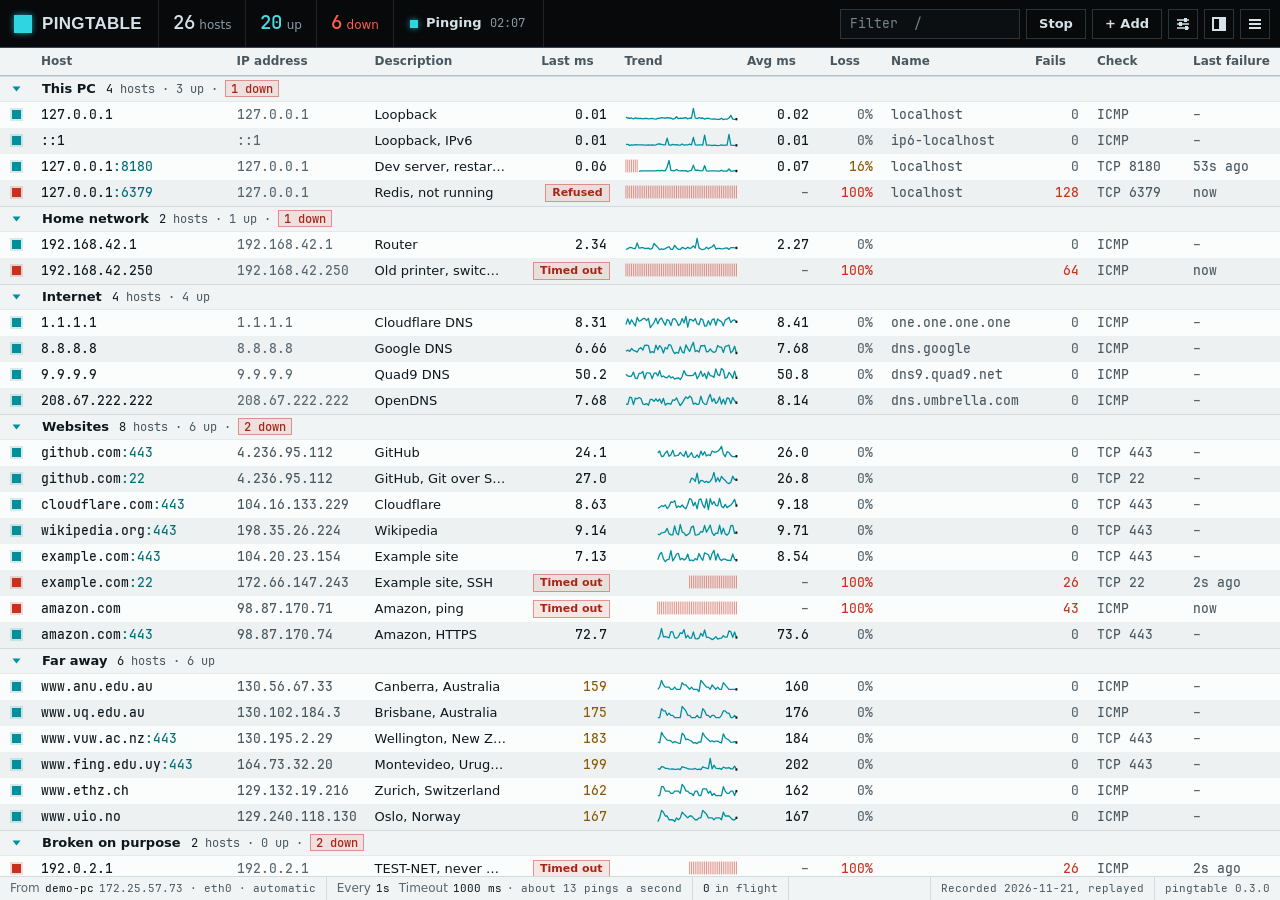
<file: site/demo/index.html>
<!doctype html>
<!-- Generated by scripts/build-site-demo.sh from ui/index.html. Do not edit; change ui/ and run the script again. -->
<html lang="en">
<head>
<meta charset="utf-8">
<meta http-equiv="Content-Security-Policy" content="default-src 'none'; script-src 'self'; style-src 'self' 'unsafe-inline'; style-src-elem 'self'; img-src 'self' data:; font-src 'self'; connect-src 'none'; frame-src 'none'; child-src 'none'; worker-src 'none'; manifest-src 'none'; object-src 'none'; media-src 'none'; form-action 'none'; base-uri 'none'; require-trusted-types-for 'script'; trusted-types default">
<meta name="robots" content="noindex">
<meta name="viewport" content="width=device-width, initial-scale=1">
<meta name="color-scheme" content="light dark">
<meta name="theme-color" content="#07090b">
<title>pingtable</title>
<link rel="icon" href="icon.svg" type="image/svg+xml">
<link rel="stylesheet" href="app.css">
<script src="replay.js"></script>
<script src="recording.js" defer></script>
<script src="theme.js"></script>
</head>
<body>
<noscript><p class="demo-noscript">The pingtable demo replays a recording in your browser and needs JavaScript.</p></noscript>

<header class="bar" id="bar">
  <div class="brand">
    <span class="brand-mark" aria-hidden="true"></span>
    <h1>PINGTABLE</h1>
  </div>

  <div class="tallies" id="tallies" aria-live="polite">
    <button class="tally" data-filter="all" title="Show every host">
      <span class="tally-n" id="n-total">0</span><span class="tally-l">hosts</span>
    </button>
    <button class="tally tally-up" data-filter="up" title="Show hosts that answer">
      <span class="tally-n" id="n-up">0</span><span class="tally-l">up</span>
    </button>
    <button class="tally tally-down" data-filter="down" title="Show hosts that do not answer">
      <span class="tally-n" id="n-down">0</span><span class="tally-l">down</span>
    </button>
    <button class="tally tally-muted" data-filter="muted" id="tally-muted" hidden title="Show muted hosts">
      <span class="tally-n" id="n-muted">0</span><span class="tally-l">muted</span>
    </button>
  </div>

  <div class="run" id="run-state" title="">
    <span class="run-light" aria-hidden="true"></span>
    <span class="run-text" id="run-text">Stopped</span>
    <span class="run-sub" id="run-sub"></span>
  </div>

  <div class="tools">
    <label class="search">
      <span class="visually-hidden">Filter hosts</span>
      <input id="search" type="search" placeholder="Filter  /" autocomplete="off" spellcheck="false">
    </label>
    <button class="btn btn-primary" id="btn-toggle" title="Start or stop the regular pinging (S)">Start</button>
    <button class="btn" id="btn-add" title="Add hosts (A)">+ Add</button>
    <button class="btn btn-icon" id="btn-settings" title="Settings (,)" aria-label="Settings">
      <svg viewBox="0 0 16 16" width="16" height="16" aria-hidden="true"><path d="M2 4h12M2 8h12M2 12h12" stroke="currentColor" stroke-width="1.5" fill="none"/><rect x="9" y="2" width="3" height="4" fill="currentColor"/><rect x="4" y="6" width="3" height="4" fill="currentColor"/><rect x="10" y="10" width="3" height="4" fill="currentColor"/></svg>
    </button>
    <button class="btn btn-icon" id="btn-theme" title="Switch between dark and light (T)" aria-label="Switch between dark and light">
      <svg viewBox="0 0 16 16" width="16" height="16" aria-hidden="true"><rect x="2" y="2" width="12" height="12" fill="none" stroke="currentColor" stroke-width="2"/><rect x="8" y="2" width="6" height="12" fill="currentColor"/></svg>
    </button>
    <div class="menu-wrap">
      <button class="btn btn-icon" id="btn-menu" aria-expanded="false" aria-controls="menu" title="More" aria-label="More">
        <svg viewBox="0 0 16 16" width="16" height="16" aria-hidden="true"><path d="M2 4h12M2 8h12M2 12h12" stroke="currentColor" stroke-width="2" fill="none"/></svg>
      </button>
      <div class="menu" id="menu" hidden>
        <div class="menu-head">Columns</div>
        <div class="menu-cols" id="menu-cols"></div>
        <div class="menu-head">View</div>
        <button class="menu-item" id="mi-group"><span class="check"></span>Group rows</button>
        <button class="menu-item" id="mi-density" title="Rows of 32 pixels instead of 26"><span class="check"></span>Roomy rows</button>
        <button class="menu-item" id="mi-widths">Reset columns</button>
        <button class="menu-item" id="mi-sound"><span class="check"></span>Sound on down / up</button>
        <div class="menu-head">Hosts</div>
        <button class="menu-item" id="mi-add">Add hosts…<span class="hint">A</span></button>
        <button class="menu-item" id="mi-import">Import hosts from a file…</button>
        <button class="menu-item" id="mi-list">Edit the host list…<span class="hint">H</span></button>
        <button class="menu-item" id="mi-settings">Settings…<span class="hint">,</span></button>
        <div class="menu-head">Copy and export</div>
        <div class="menu-fmt" id="mi-copy" role="group" aria-labelledby="mi-copy-l"><span class="menu-fmt-l" id="mi-copy-l">Copy table as</span><button class="menu-fmt-b" data-f="text">Text</button><button class="menu-fmt-b" data-f="md">Markdown</button><button class="menu-fmt-b" data-f="json">JSON</button><button class="menu-fmt-b" data-f="tsv">TSV</button></div>
        <button type="button" class="menu-item" id="mi-csv">Save as a CSV file</button>
        <button type="button" class="menu-item" id="mi-json">Save as a JSON file</button>
        <div class="menu-head">Data</div>
        <button class="menu-item" id="mi-measure">Measure for a set time…</button>
        <button class="menu-item" id="mi-now">Ping every host once, now</button>
        <button class="menu-item" id="mi-unmute">Unmute every host</button>
        <button class="menu-item menu-danger" id="mi-reset">Reset all counters</button>
        <div class="menu-head">Help</div>
        <button class="menu-item" id="mi-keys">Keyboard shortcuts<span class="hint">F1</span></button>
        <button class="menu-item" id="mi-about">About pingtable</button>
      </div>
    </div>
  </div>
</header>

<div class="banner" id="banner" hidden></div>
<div class="banner banner-note" id="note-banner" hidden role="alert">
  <ul class="note-list" id="note-list"></ul>
  <button type="button" class="banner-x" id="note-close" title="Dismiss" aria-label="Dismiss">
    <svg viewBox="0 0 16 16" width="12" height="12" aria-hidden="true"><path d="M3 3l10 10M13 3L3 13" stroke="currentColor" stroke-width="2" fill="none"/></svg>
  </button>
</div>
<main class="stage" id="stage">
  <div class="grid" id="grid" tabindex="0" role="grid" aria-label="Hosts">
    <div class="thead" id="thead" role="row"></div>
    <div class="tbody" id="tbody"></div>
  </div>

  <section class="empty" id="empty" hidden>
    <h2>No hosts yet</h2>
    <p>Type the machines you want to watch, one per line or separated by spaces. Put a port after a host, like <b>:443</b>, to check that something is listening there.</p>
    <pre>192.168.1.1
nas.lan every=5s
example.com:443
10.0.0.0/24</pre>
    <div class="empty-actions">
      <button class="btn btn-primary" id="btn-empty-add">Add hosts</button>
      <button class="btn" id="btn-empty-import" title="Add hosts from a CSV or text file">Import a file…</button>
      <button class="btn" id="btn-empty-example">Use the example hosts</button>
    </div>
  </section>

  <aside class="detail" id="detail" hidden aria-label="Host detail" data-copy="detail">
    <div class="detail-grip" id="detail-grip" title="Drag to resize"></div>
    <header class="detail-head">
      <span class="sq" id="d-sq"></span>
      <h2 id="d-title"></h2>
      <span class="d-state" id="d-state"></span>
      <span class="d-meta" id="d-meta"></span>
      <span class="spacer"></span>
      <button class="btn btn-small" id="d-toggle"></button>
      <button class="btn btn-small btn-icon" id="d-close" title="Close (Esc)">
        <svg viewBox="0 0 16 16" width="14" height="14" aria-hidden="true"><path d="M3 3l10 10M13 3L3 13" stroke="currentColor" stroke-width="2" fill="none"/></svg>
      </button>
    </header>
    <div class="detail-body">
      <div class="tiles" id="d-tiles"></div>
      <div class="chart-wrap">
        <div class="pane-title">Round-trip time, ms<span id="d-chart-range"></span></div>
        <div class="chart-box"><canvas id="d-chart"></canvas></div>
        <div class="chart-tip" id="d-tip" hidden></div>
      </div>
      <div class="runs-wrap">
        <div class="pane-title">Timeline</div>
        <div class="runs" id="d-runs"></div>
      </div>
    </div>
  </aside>
</main>

<footer class="foot" id="foot">
  <button class="foot-item foot-btn" id="foot-src" title="Where pings are sent from. Click to change it."></button>
  <button class="foot-item foot-btn" id="foot-rate" title="How often hosts are pinged. Click to change it."></button>
  <span class="foot-item" id="foot-flight"></span>
  <span class="foot-item" id="foot-sel" hidden></span>
  <span class="spacer"></span>
  <span class="foot-item" id="foot-shown" hidden></span>
  <span class="foot-item" id="foot-ver"></span>
</footer>

<div class="menu ctx" id="ctx" hidden role="menu" tabindex="-1" aria-labelledby="ctx-title"></div>

<div class="toasts" id="toasts" aria-live="assertive"></div>
<input type="file" id="f-import-any" accept=".csv,.tsv,.txt,text/csv,text/plain" hidden>

<dialog class="dlg" id="dlg-hosts" aria-labelledby="hosts-title">
  <form method="dialog" class="dlg-form" id="hosts-form">
    <header class="dlg-head"><h2 id="hosts-title">Host list</h2></header>
    <div class="dlg-body">
      <div class="hosts-cols">
        <div class="hosts-edit">
          <textarea id="f-hosts" spellcheck="false" autocomplete="off" wrap="off" aria-label="Host list"></textarea>
          <div class="parse-row">
            <div class="parse" id="parse-line">&nbsp;</div>
            <button type="button" class="btn btn-small" id="btn-import" title="Add hosts from a CSV or text file">Import a file…</button>
            <button type="button" class="btn btn-small" id="btn-defaults" title="Put pingtable's example hosts back in the editor">Restore default hosts</button>
            <input type="file" id="f-import" accept=".csv,.tsv,.txt,text/csv,text/plain" hidden>
          </div>
          <ul class="parse-warn" id="parse-warn"></ul>
        </div>
        <div class="hosts-help">
          <label class="chk"><input type="checkbox" id="f-described"><span>One host per line, followed by a description</span></label>
          <h3>What you can type</h3>
          <dl>
            <dt>nas.lan&ensp;192.168.1.10</dt><dd>ICMP ping</dd>
            <dt>example.com:443</dt><dd>TCP: is that port listening?</dd>
            <dt>https://example.com</dt><dd>TCP 443 (http is 80)</dd>
            <dt>[2001:db8::1]:22</dt><dd>IPv6 with a port</dd>
            <dt>10.0.0.1-10.0.0.20</dt><dd>every address in a range</dd>
            <dt>10.0.0.0/24</dt><dd>every address in a block</dd>
            <dt>Group: Home lab</dt><dd>start a group</dd>
            <dt># note</dt><dd>ignored line</dd>
          </dl>
          <h3>Options, after a host or a group</h3>
          <dl>
            <dt>every=5s</dt><dd>its own interval</dd>
            <dt>timeout=300ms</dt><dd>its own timeout</dd>
            <dt>tag=lan</dt><dd>a tag you can filter on</dd>
          </dl>
          <h3>Shape the ping packet</h3>
          <dl>
            <dt>size=1400</dt><dd>payload bytes</dd>
            <dt>ttl=8</dt><dd>hop limit</dd>
            <dt>df=on</dt><dd>do not fragment</dd>
            <dt>dscp=46</dt><dd>traffic marking</dd>
            <dt>data=hello</dt><dd>payload contents, or 0xBEEF</dd>
          </dl>
          <label class="chk"><input type="checkbox" id="f-skipfirst"><span>Skip the first address of a block</span></label>
          <label class="chk"><input type="checkbox" id="f-skiplast"><span>Skip the last address of a block</span></label>
        </div>
      </div>
    </div>
    <footer class="dlg-foot">
      <span class="dlg-msg" id="dlg-msg" role="status"></span>
      <button type="button" class="btn" id="dlg-reload" hidden title="Put the host list as it is now in the editor. What you typed is copied to the clipboard first, and Ctrl+Z brings it back.">Load it again</button>
      <button type="button" class="btn" id="dlg-cancel">Cancel</button>
      <button type="button" class="btn" id="dlg-reset" title="Apply and clear every counter">Apply and reset</button>
      <button type="button" class="btn btn-primary" id="dlg-apply" title="Apply; hosts still in the list keep their history">Apply</button>
    </footer>
  </form>
</dialog>

<dialog class="dlg dlg-mid" id="dlg-settings" aria-labelledby="settings-title">
  <form method="dialog" class="dlg-form" id="settings-form">
    <header class="dlg-head">
      <h2 id="settings-title">Settings</h2>
      <div class="tabs" role="tablist">
        <button type="button" class="tab is-on" data-tab="pinging" role="tab">Pinging</button>
        <button type="button" class="tab" data-tab="network" role="tab">Network</button>
        <button type="button" class="tab" data-tab="alerts" role="tab">Alerts</button>
      </div>
    </header>
    <div class="dlg-body">
      <section class="tabpane is-on" data-pane="pinging">
        <div class="fields">
          <label class="fld"><span>Ping each host every</span><div class="unit"><input type="number" id="f-interval" min="1" max="86400"><i>seconds</i></div></label>
          <label class="fld"><span>Give up on a ping after</span><div class="unit"><input type="number" id="f-timeout" min="50" max="60000" step="50"><i>ms</i></div></label>
          <label class="fld"><span>Pings in flight at once, at most</span><div class="unit"><input type="number" id="f-concurrent" min="1" max="1000"></div></label>
          <label class="fld"><span>Samples kept per host</span><div class="unit"><input type="number" id="f-history" min="10" max="100000"></div></label>
        </div>
        <div class="checks">
          <label class="chk"><input type="checkbox" id="f-repeat"><span>Keep pinging until stopped</span></label>
          <label class="chk"><input type="checkbox" id="f-autostart"><span>Start pinging when pingtable starts</span></label>
        </div>
        <p class="hint">A host can have its own interval and timeout: add <b>every=5s</b> or <b>timeout=300ms</b> after it in the host list.</p>
      </section>

      <section class="tabpane" data-pane="network">
        <div class="fields">
          <label class="fld"><span>Send IPv4 pings from</span><div class="unit"><select id="f-src4"></select></div></label>
          <label class="fld"><span>Send IPv6 pings from</span><div class="unit"><select id="f-src6"></select></div></label>
          <label class="fld"><span>ICMP payload size</span><div class="unit"><input type="number" id="f-payload" min="1" max="65500"><i>bytes</i></div></label>
          <label class="fld"><span>Time to live</span><div class="unit"><input type="number" id="f-ttl" min="1" max="255" placeholder="system"><i>hops</i></div></label>
        </div>
        <div class="checks">
          <label class="chk"><input type="checkbox" id="f-df"><span>Do not fragment packets</span></label>
          <label class="chk"><input type="checkbox" id="f-ipv6"><span>Prefer IPv6 when a name has both</span></label>
          <label class="chk"><input type="checkbox" id="f-resolve"><span>Look names up again before every ping</span></label>
          <label class="chk"><input type="checkbox" id="f-rdns"><span>Find host names for IP addresses</span></label>
          <label class="chk"><input type="checkbox" id="f-mac"><span>Show MAC addresses of local hosts</span></label>
        </div>
      </section>

      <section class="tabpane" data-pane="alerts">
        <div class="fields">
          <label class="fld"><span>A host is down after</span><div class="unit"><input type="number" id="f-failn" min="1" max="1000"><i>failed pings in a row</i></div></label>
          <label class="fld"><span>It is up again after</span><div class="unit"><input type="number" id="f-upn" min="1" max="1000"><i>good pings in a row</i></div></label>
        </div>
        <label class="fld fld-wide"><span>Run this command when a host goes down<b class="lock-note"> · Locked in the settings file</b></span><input type="text" id="f-cmddown" spellcheck="false" placeholder="for example: msg * %HostName% is down"></label>
        <label class="fld fld-wide"><span>Run this command when it comes back<b class="lock-note"> · Locked in the settings file</b></span><input type="text" id="f-cmdup" spellcheck="false"></label>
        <p class="hint">Variables: %HostName% %IPAddress% %Description% %Group% %Status% %SucceedCount% %FailedCount% %ConsecutiveFailedCount% %LastPingTime%. Values keep plain ASCII letters, digits, spaces and <b>. _ : @ / + , = -</b>; anything else becomes <b>_</b>. In %Description% and %Group% every space becomes <b>_</b> too, quotes or no quotes, and <b>-</b>, <b>/</b> and <b>@</b> are kept only straight after a letter or digit.</p>
        <p class="hint">A script can read the exact values from PINGTABLE_ environment variables. At most 4 commands run at once; one that runs for more than 60 seconds is stopped, with the programs it started.</p>
        <p class="hint" id="cfg-path"></p>
      </section>
    </div>
    <footer class="dlg-foot">
      <span class="dlg-msg" id="settings-msg"></span>
      <button type="button" class="btn" id="settings-cancel">Cancel</button>
      <button type="button" class="btn btn-primary" id="settings-apply">Apply</button>
    </footer>
  </form>
</dialog>

<dialog class="dlg dlg-add" id="dlg-add" aria-labelledby="add-title">
  <form method="dialog" class="dlg-form">
    <header class="dlg-head"><h2 id="add-title">Add hosts</h2></header>
    <div class="dlg-body">
      <textarea id="add-text" rows="3" spellcheck="false" autocomplete="off" wrap="off" aria-label="Hosts to add" placeholder="nas.lan  NAS in the closet"></textarea>
      <p class="hint">A host name or address, then an optional description. One per line for several. Enter adds; Shift+Enter starts a new line.</p>
      <div class="pick">
        <span class="pick-l">Check with</span>
        <div class="chips" id="add-chips"></div>
        <input type="text" class="chip-input" id="add-ports" spellcheck="false" autocomplete="off" placeholder="other ports" aria-label="Other TCP ports" title="Other TCP ports, for example 8080 or 9000-9005">
      </div>
      <p class="hint">Ping asks whether the host is there. A port opens a TCP connection to it and closes it again, which shows whether something is listening on that port. Each choice gets its own row.</p>
      <div class="fields">
        <label class="fld"><span>Put them in</span><div class="unit"><select id="add-group"></select></div></label>
        <label class="fld" id="add-new-wrap" hidden><span>Name of the new group</span><div class="unit"><input type="text" id="add-new" spellcheck="false" autocomplete="off"></div></label>
      </div>
    </div>
    <footer class="dlg-foot">
      <span class="dlg-msg" id="add-msg"></span>
      <button type="button" class="btn" id="add-import" title="Add many hosts from a CSV or text file. You can also drop a file anywhere on the window.">Import a file…</button>
      <button type="button" class="btn" id="add-close">Close</button>
      <button type="button" class="btn btn-primary" id="add-go">Add</button>
    </footer>
  </form>
</dialog>

<dialog class="dlg dlg-small" id="dlg-keys" aria-labelledby="keys-title">
  <form method="dialog" class="dlg-form">
    <header class="dlg-head"><h2 id="keys-title">Keyboard shortcuts</h2></header>
    <div class="dlg-body keys">
      <kbd>/</kbd><span>Filter hosts</span>
      <kbd>&uarr;</kbd><kbd class="k2">&darr;</kbd><span>Move through the table</span>
      <kbd>Enter</kbd><span>Open or close the detail panel</span>
      <kbd>M</kbd><span>Mute or unmute the selected hosts</span>
      <kbd>Ctrl</kbd><kbd class="k2">click</kbd><span>Select several hosts (Shift-click for a range)</span>
      <kbd>Ctrl</kbd><kbd class="k2">A</kbd><span>Select every host shown</span>
      <kbd>S</kbd><span>Start or stop pinging</span>
      <kbd>P</kbd><span>Ping every host once, now</span>
      <kbd>Ctrl</kbd><kbd class="k2">C</kbd><span>Copy the selected hosts as a text table, with the columns you chose</span>
      <kbd>Ctrl</kbd><kbd class="k2">Shift C</kbd><span>Copy them as a Markdown table</span>
      <kbd>Menu</kbd><span>Options for the selection, and copy as JSON or TSV (or right-click it)</span>
      <kbd>A</kbd><span>Add hosts (or paste them with Ctrl+V)</span>
      <kbd>Del</kbd><span>Remove the selected hosts from the list</span>
      <kbd>H</kbd><span>Edit the whole host list</span>
      <kbd>,</kbd><span>Settings</span>
      <kbd>G</kbd><span>Group rows on or off</span>
      <kbd>T</kbd><span>Dark or light</span>
      <kbd>Esc</kbd><span>Close what is open</span>
    </div>
    <footer class="dlg-foot"><button class="btn btn-primary">Close</button></footer>
  </form>
</dialog>

<dialog class="dlg dlg-mid" id="dlg-measure" aria-labelledby="measure-title">
  <form method="dialog" class="dlg-form">
    <header class="dlg-head"><h2 id="measure-title">Measure</h2></header>
    <div class="dlg-body">
      <div id="measure-setup">
        <p id="measure-who"></p>
        <div class="fields">
          <label class="fld"><span>For how long</span><div class="unit"><select id="m-duration">
            <option value="10">10 seconds</option><option value="30">30 seconds</option><option value="60" selected>1 minute</option>
            <option value="300">5 minutes</option><option value="900">15 minutes</option><option value="3600">1 hour</option>
          </select></div></label>
          <label class="fld"><span>How often</span><div class="unit"><select id="m-rate">
            <option value="1">1 ping a second</option><option value="2">2 pings a second</option>
            <option value="5" selected>5 pings a second</option><option value="10">10 pings a second</option>
          </select></div></label>
        </div>
        <p class="hint">The chosen hosts are pinged at this rate for this long, whether or not regular pinging is on. Everything else carries on as it was. You can close this window; the measurement keeps running and the result waits here.</p>
      </div>
      <div id="measure-run" hidden data-copy="measure">
        <div class="measure-clock"><span id="m-clock">00:00</span><span id="m-clock-note"></span></div>
        <div class="mtable m-measure" id="m-table"></div>
      </div>
    </div>
    <footer class="dlg-foot">
      <span class="dlg-msg" id="m-msg"></span>
      <button type="button" class="btn" id="m-close">Close</button>
      <button type="button" class="btn" id="m-copy" hidden aria-haspopup="menu" aria-expanded="false">Copy as…</button>
      <button type="button" class="btn" id="m-stop" hidden>Stop</button>
      <button type="button" class="btn btn-primary" id="m-start">Start</button>
    </footer>
  </form>
</dialog>

<dialog class="dlg dlg-mid" id="dlg-trace" aria-labelledby="trace-title">
  <form method="dialog" class="dlg-form">
    <header class="dlg-head"><h2 id="trace-title">Route</h2></header>
    <div class="dlg-body" data-copy="trace">
      <p class="hint" id="trace-note"></p>
      <div class="mtable m-trace" id="trace-table"></div>
    </div>
    <footer class="dlg-foot">
      <span class="dlg-msg" id="trace-msg"></span>
      <button type="button" class="btn" id="trace-again">Again</button>
      <button type="button" class="btn" id="trace-copy" aria-haspopup="menu" aria-expanded="false">Copy as…</button>
      <button class="btn btn-primary">Close</button>
    </footer>
  </form>
</dialog>

<dialog class="dlg dlg-small" id="dlg-about" aria-labelledby="about-title">
  <form method="dialog" class="dlg-form">
    <header class="dlg-head"><h2 id="about-title">About</h2></header>
    <div class="dlg-body about">
      <div class="about-mark"><span class="brand-mark" aria-hidden="true"></span><h3>PINGTABLE</h3></div>
      <p class="about-version" id="about-version"></p>
      <p>Monitor ping and TCP connectivity across many hosts.</p>
      <dl class="about-facts" id="about-facts"></dl>
      <p class="hint" id="about-libs"></p>
      <p class="hint about-disclaimer">pingtable is provided as is, without warranty of any kind, and you use it at your own risk: its authors accept no liability for any damage or loss. Use it only on networks and hosts you are allowed to test; you are responsible for the traffic it sends and the commands it runs. It collects nothing and reports nothing to anyone. <a href="https://github.com/lorincz-llc/pingtable/blob/main/DISCLAIMER.md" target="_blank" rel="noopener noreferrer">Full disclaimer</a></p>
    </div>
    <footer class="dlg-foot">
      <button class="btn btn-primary">Close</button>
    </footer>
  </form>
</dialog>

<dialog class="dlg dlg-small" id="dlg-confirm" aria-labelledby="confirm-title">
  <form method="dialog" class="dlg-form">
    <header class="dlg-head"><h2 id="confirm-title"></h2></header>
    <div class="dlg-body"><p id="confirm-text"></p></div>
    <footer class="dlg-foot">
      <button class="btn" value="no">Cancel</button>
      <button class="btn btn-danger" value="yes" id="confirm-yes"></button>
    </footer>
  </form>
</dialog>

<section class="gate" id="gate" hidden>
  <h2>Open the link from pingtable</h2>
  <p>This page needs the access link pingtable prints when it starts. It looks like</p>
  <pre>http://127.0.0.1:7464/?t=…</pre>
  <p>Open that link once and this browser will remember it.</p>
</section>

<script src="app.js" defer></script>
</body>
</html>
</file>
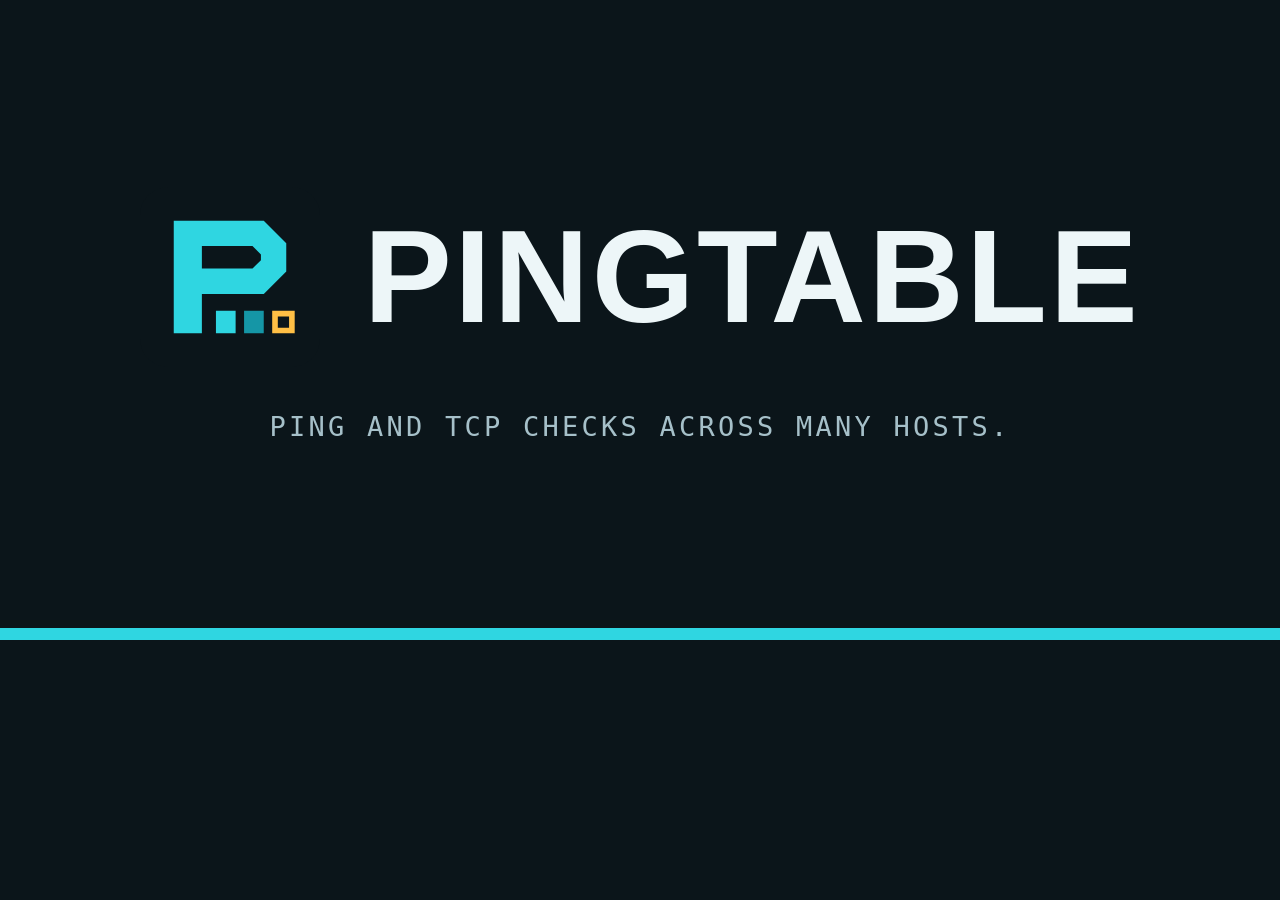
<file: brand/github/social-preview.html>
<!doctype html>
<!--
  Source of brand/github/social-preview.png, the image GitHub shows when the
  repository link is shared (repository Settings, Social preview).
  The mark is the GitHub edition (avatar.svg). The type follows brand/theme.json.
  Render at exactly 1280 x 640 with any Chromium, for example:
    chrome --headless --hide-scrollbars --window-size=1280,640 \
           --screenshot=social-preview.png social-preview.html
-->
<html lang="en">
<head>
<meta charset="utf-8">
<title>pingtable</title>
<style>
  html, body { margin: 0; width: 1280px; height: 640px; overflow: hidden; background: #0b151a; }
  body {
    display: flex; flex-direction: column; align-items: center; justify-content: center; gap: 44px;
    box-sizing: border-box; border-bottom: 12px solid #2fd6e1; color: #edf6f8;
  }
  .brand { display: flex; align-items: center; gap: 44px; }
  .mark { width: 180px; height: 180px; }
  .word {
    font-family: "Archivo Black", "Inter Tight", "Segoe UI Variable Display", "Segoe UI", "Helvetica Neue", Arial, sans-serif;
    font-weight: 900; font-size: 132px; line-height: 1; letter-spacing: .02em;
  }
  .line {
    font-family: "JetBrains Mono", "Cascadia Mono", "Cascadia Code", ui-monospace, Consolas, monospace;
    font-size: 27px; letter-spacing: .12em; color: #a6c0c9;
  }
</style>
</head>
<body>
  <div class="brand"><img class="mark" src="avatar.svg" alt=""><span class="word">PINGTABLE</span></div>
  <div class="line">PING AND TCP CHECKS ACROSS MANY HOSTS.</div>
</body>
</html>
</file>
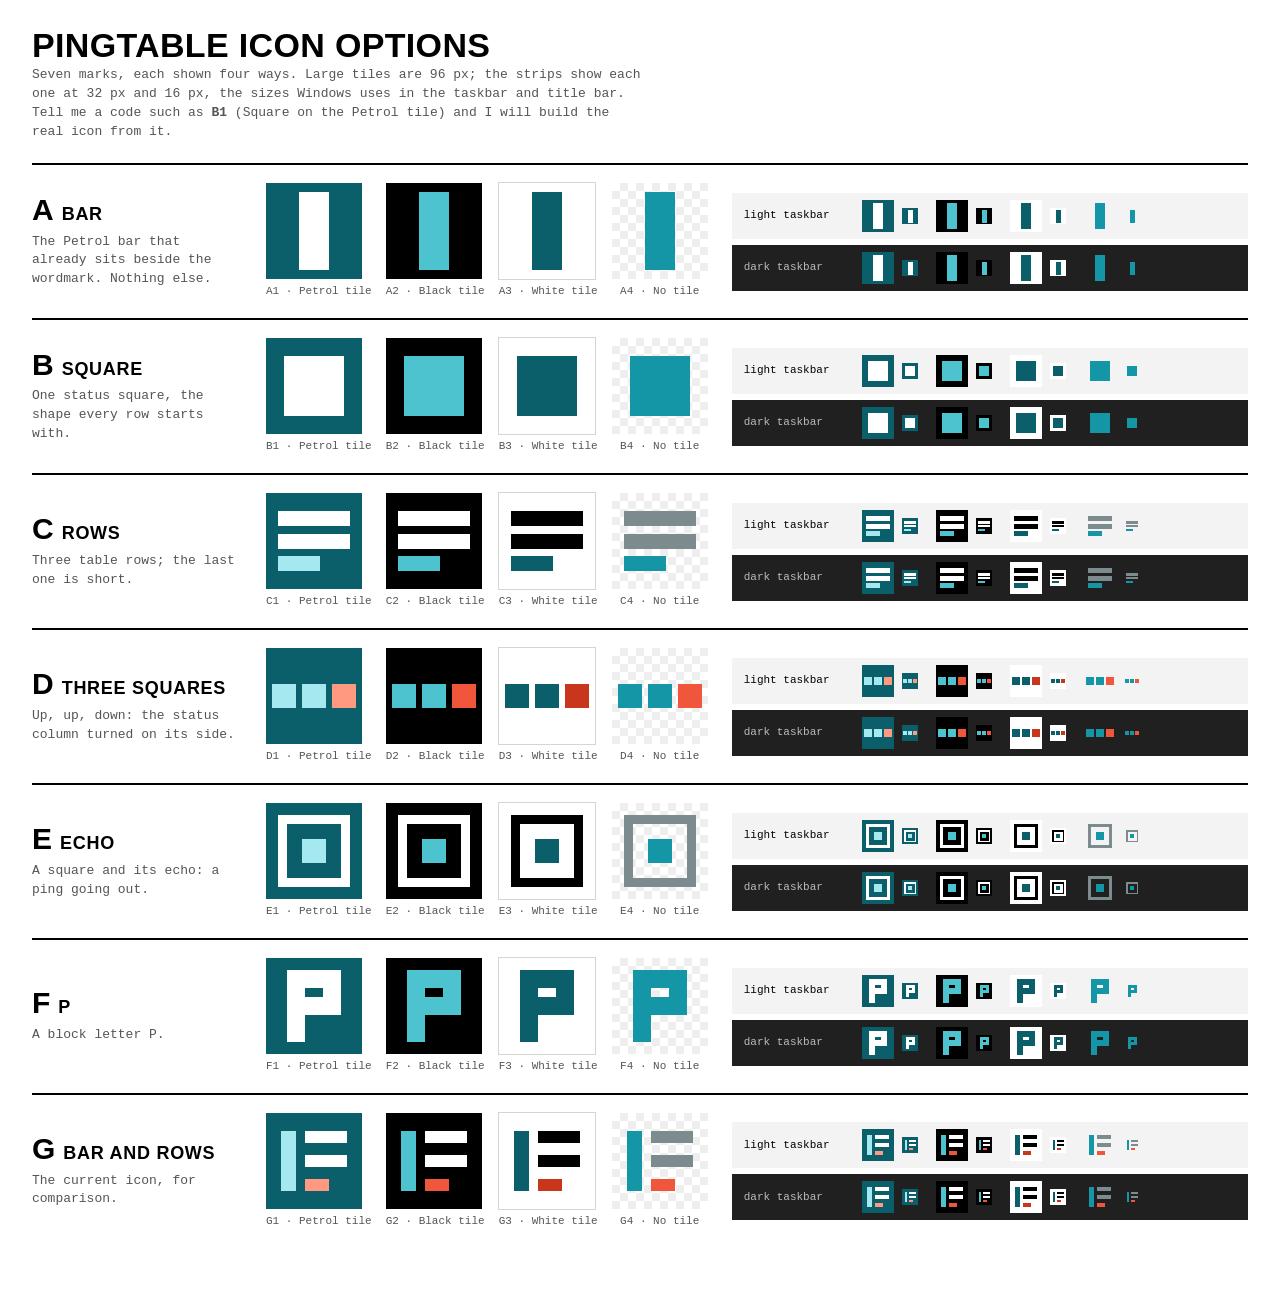
<file: brand/icons/preview.html>
<!doctype html>
<html lang="en">
<meta charset="utf-8">
<meta name="viewport" content="width=device-width, initial-scale=1">
<title>pingtable icon options</title>
<style>
  body { margin: 0; padding: 28px 32px 48px; background: #fff; color: #000; font: 13px/1.45 "Cascadia Mono", ui-monospace, Consolas, monospace; }
  h1 { margin: 0 0 4px; font: 900 34px/1 "Segoe UI Variable Display", "Segoe UI", Arial, sans-serif; letter-spacing: .01em; }
  .lead { margin: 0 0 22px; color: #555; max-width: 78ch; }
  section { display: grid; grid-template-columns: 210px auto 1fr; gap: 24px; align-items: center; padding: 18px 0; border-top: 2px solid #000; }
  header b { display: inline-block; font: 900 30px/1 "Segoe UI Variable Display", "Segoe UI", Arial, sans-serif; margin-right: 8px; }
  header h2 { display: inline; margin: 0; font: 900 18px/1 "Segoe UI Variable Display", "Segoe UI", Arial, sans-serif; text-transform: uppercase; letter-spacing: .04em; }
  header p { margin: 6px 0 0; color: #555; }
  .big { display: flex; gap: 14px; }
  figure { margin: 0; text-align: center; }
  figure svg { display: block; }
  figure.edge svg { outline: 1px solid #d6d6d0; }
  figure.bare svg { background: repeating-conic-gradient(#eee 0 25%, #fff 0 50%) 0 0 / 16px 16px; }
  figcaption { margin-top: 5px; font-size: 11px; color: #555; }
  .small { display: grid; gap: 6px; }
  .bar { display: flex; align-items: center; gap: 18px; padding: 7px 12px; }
  .bar.light { background: #f3f3f3; }
  .bar.dark { background: #202020; color: #bbb; }
  .lab { width: 100px; font-size: 11px; }
  .pair { display: inline-flex; align-items: center; gap: 8px; }
  @media (max-width: 900px) { section { grid-template-columns: 1fr; } }
</style>
<h1>PINGTABLE ICON OPTIONS</h1>
<p class="lead">Seven marks, each shown four ways. Large tiles are 96 px; the strips show each one at 32 px and 16 px, the sizes Windows uses in the taskbar and title bar. Tell me a code such as <b>B1</b> (Square on the Petrol tile) and I will build the real icon from it.</p>
<section><header><b>A</b><h2>Bar</h2><p>The Petrol bar that already sits beside the wordmark. Nothing else.</p></header><div class="big"><figure class="tile"><svg xmlns="http://www.w3.org/2000/svg" viewBox="0 0 64 64" width="96" height="96" shape-rendering="crispEdges" role="img"><rect width="64" height="64" fill="#0b5f6a"/><rect x="22" y="6" width="20" height="52" fill="#ffffff"/></svg><figcaption>A1 · Petrol tile</figcaption></figure><figure class="tile"><svg xmlns="http://www.w3.org/2000/svg" viewBox="0 0 64 64" width="96" height="96" shape-rendering="crispEdges" role="img"><rect width="64" height="64" fill="#000000"/><rect x="22" y="6" width="20" height="52" fill="#4cc3cf"/></svg><figcaption>A2 · Black tile</figcaption></figure><figure class="tile edge"><svg xmlns="http://www.w3.org/2000/svg" viewBox="0 0 64 64" width="96" height="96" shape-rendering="crispEdges" role="img"><rect width="64" height="64" fill="#ffffff"/><rect x="22" y="6" width="20" height="52" fill="#0b5f6a"/></svg><figcaption>A3 · White tile</figcaption></figure><figure class="tile bare"><svg xmlns="http://www.w3.org/2000/svg" viewBox="0 0 64 64" width="96" height="96" shape-rendering="crispEdges" role="img"><rect x="22" y="6" width="20" height="52" fill="#1596a6"/></svg><figcaption>A4 · No tile</figcaption></figure></div><div class="small"><div class="bar light"><span class="lab">light taskbar</span><span class="pair"><svg xmlns="http://www.w3.org/2000/svg" viewBox="0 0 64 64" width="32" height="32" shape-rendering="crispEdges" role="img"><rect width="64" height="64" fill="#0b5f6a"/><rect x="22" y="6" width="20" height="52" fill="#ffffff"/></svg><svg xmlns="http://www.w3.org/2000/svg" viewBox="0 0 64 64" width="16" height="16" shape-rendering="crispEdges" role="img"><rect width="64" height="64" fill="#0b5f6a"/><rect x="22" y="6" width="20" height="52" fill="#ffffff"/></svg></span><span class="pair"><svg xmlns="http://www.w3.org/2000/svg" viewBox="0 0 64 64" width="32" height="32" shape-rendering="crispEdges" role="img"><rect width="64" height="64" fill="#000000"/><rect x="22" y="6" width="20" height="52" fill="#4cc3cf"/></svg><svg xmlns="http://www.w3.org/2000/svg" viewBox="0 0 64 64" width="16" height="16" shape-rendering="crispEdges" role="img"><rect width="64" height="64" fill="#000000"/><rect x="22" y="6" width="20" height="52" fill="#4cc3cf"/></svg></span><span class="pair"><svg xmlns="http://www.w3.org/2000/svg" viewBox="0 0 64 64" width="32" height="32" shape-rendering="crispEdges" role="img"><rect width="64" height="64" fill="#ffffff"/><rect x="22" y="6" width="20" height="52" fill="#0b5f6a"/></svg><svg xmlns="http://www.w3.org/2000/svg" viewBox="0 0 64 64" width="16" height="16" shape-rendering="crispEdges" role="img"><rect width="64" height="64" fill="#ffffff"/><rect x="22" y="6" width="20" height="52" fill="#0b5f6a"/></svg></span><span class="pair"><svg xmlns="http://www.w3.org/2000/svg" viewBox="0 0 64 64" width="32" height="32" shape-rendering="crispEdges" role="img"><rect x="22" y="6" width="20" height="52" fill="#1596a6"/></svg><svg xmlns="http://www.w3.org/2000/svg" viewBox="0 0 64 64" width="16" height="16" shape-rendering="crispEdges" role="img"><rect x="22" y="6" width="20" height="52" fill="#1596a6"/></svg></span></div><div class="bar dark"><span class="lab">dark taskbar</span><span class="pair"><svg xmlns="http://www.w3.org/2000/svg" viewBox="0 0 64 64" width="32" height="32" shape-rendering="crispEdges" role="img"><rect width="64" height="64" fill="#0b5f6a"/><rect x="22" y="6" width="20" height="52" fill="#ffffff"/></svg><svg xmlns="http://www.w3.org/2000/svg" viewBox="0 0 64 64" width="16" height="16" shape-rendering="crispEdges" role="img"><rect width="64" height="64" fill="#0b5f6a"/><rect x="22" y="6" width="20" height="52" fill="#ffffff"/></svg></span><span class="pair"><svg xmlns="http://www.w3.org/2000/svg" viewBox="0 0 64 64" width="32" height="32" shape-rendering="crispEdges" role="img"><rect width="64" height="64" fill="#000000"/><rect x="22" y="6" width="20" height="52" fill="#4cc3cf"/></svg><svg xmlns="http://www.w3.org/2000/svg" viewBox="0 0 64 64" width="16" height="16" shape-rendering="crispEdges" role="img"><rect width="64" height="64" fill="#000000"/><rect x="22" y="6" width="20" height="52" fill="#4cc3cf"/></svg></span><span class="pair"><svg xmlns="http://www.w3.org/2000/svg" viewBox="0 0 64 64" width="32" height="32" shape-rendering="crispEdges" role="img"><rect width="64" height="64" fill="#ffffff"/><rect x="22" y="6" width="20" height="52" fill="#0b5f6a"/></svg><svg xmlns="http://www.w3.org/2000/svg" viewBox="0 0 64 64" width="16" height="16" shape-rendering="crispEdges" role="img"><rect width="64" height="64" fill="#ffffff"/><rect x="22" y="6" width="20" height="52" fill="#0b5f6a"/></svg></span><span class="pair"><svg xmlns="http://www.w3.org/2000/svg" viewBox="0 0 64 64" width="32" height="32" shape-rendering="crispEdges" role="img"><rect x="22" y="6" width="20" height="52" fill="#1596a6"/></svg><svg xmlns="http://www.w3.org/2000/svg" viewBox="0 0 64 64" width="16" height="16" shape-rendering="crispEdges" role="img"><rect x="22" y="6" width="20" height="52" fill="#1596a6"/></svg></span></div></div></section><section><header><b>B</b><h2>Square</h2><p>One status square, the shape every row starts with.</p></header><div class="big"><figure class="tile"><svg xmlns="http://www.w3.org/2000/svg" viewBox="0 0 64 64" width="96" height="96" shape-rendering="crispEdges" role="img"><rect width="64" height="64" fill="#0b5f6a"/><rect x="12" y="12" width="40" height="40" fill="#ffffff"/></svg><figcaption>B1 · Petrol tile</figcaption></figure><figure class="tile"><svg xmlns="http://www.w3.org/2000/svg" viewBox="0 0 64 64" width="96" height="96" shape-rendering="crispEdges" role="img"><rect width="64" height="64" fill="#000000"/><rect x="12" y="12" width="40" height="40" fill="#4cc3cf"/></svg><figcaption>B2 · Black tile</figcaption></figure><figure class="tile edge"><svg xmlns="http://www.w3.org/2000/svg" viewBox="0 0 64 64" width="96" height="96" shape-rendering="crispEdges" role="img"><rect width="64" height="64" fill="#ffffff"/><rect x="12" y="12" width="40" height="40" fill="#0b5f6a"/></svg><figcaption>B3 · White tile</figcaption></figure><figure class="tile bare"><svg xmlns="http://www.w3.org/2000/svg" viewBox="0 0 64 64" width="96" height="96" shape-rendering="crispEdges" role="img"><rect x="12" y="12" width="40" height="40" fill="#1596a6"/></svg><figcaption>B4 · No tile</figcaption></figure></div><div class="small"><div class="bar light"><span class="lab">light taskbar</span><span class="pair"><svg xmlns="http://www.w3.org/2000/svg" viewBox="0 0 64 64" width="32" height="32" shape-rendering="crispEdges" role="img"><rect width="64" height="64" fill="#0b5f6a"/><rect x="12" y="12" width="40" height="40" fill="#ffffff"/></svg><svg xmlns="http://www.w3.org/2000/svg" viewBox="0 0 64 64" width="16" height="16" shape-rendering="crispEdges" role="img"><rect width="64" height="64" fill="#0b5f6a"/><rect x="12" y="12" width="40" height="40" fill="#ffffff"/></svg></span><span class="pair"><svg xmlns="http://www.w3.org/2000/svg" viewBox="0 0 64 64" width="32" height="32" shape-rendering="crispEdges" role="img"><rect width="64" height="64" fill="#000000"/><rect x="12" y="12" width="40" height="40" fill="#4cc3cf"/></svg><svg xmlns="http://www.w3.org/2000/svg" viewBox="0 0 64 64" width="16" height="16" shape-rendering="crispEdges" role="img"><rect width="64" height="64" fill="#000000"/><rect x="12" y="12" width="40" height="40" fill="#4cc3cf"/></svg></span><span class="pair"><svg xmlns="http://www.w3.org/2000/svg" viewBox="0 0 64 64" width="32" height="32" shape-rendering="crispEdges" role="img"><rect width="64" height="64" fill="#ffffff"/><rect x="12" y="12" width="40" height="40" fill="#0b5f6a"/></svg><svg xmlns="http://www.w3.org/2000/svg" viewBox="0 0 64 64" width="16" height="16" shape-rendering="crispEdges" role="img"><rect width="64" height="64" fill="#ffffff"/><rect x="12" y="12" width="40" height="40" fill="#0b5f6a"/></svg></span><span class="pair"><svg xmlns="http://www.w3.org/2000/svg" viewBox="0 0 64 64" width="32" height="32" shape-rendering="crispEdges" role="img"><rect x="12" y="12" width="40" height="40" fill="#1596a6"/></svg><svg xmlns="http://www.w3.org/2000/svg" viewBox="0 0 64 64" width="16" height="16" shape-rendering="crispEdges" role="img"><rect x="12" y="12" width="40" height="40" fill="#1596a6"/></svg></span></div><div class="bar dark"><span class="lab">dark taskbar</span><span class="pair"><svg xmlns="http://www.w3.org/2000/svg" viewBox="0 0 64 64" width="32" height="32" shape-rendering="crispEdges" role="img"><rect width="64" height="64" fill="#0b5f6a"/><rect x="12" y="12" width="40" height="40" fill="#ffffff"/></svg><svg xmlns="http://www.w3.org/2000/svg" viewBox="0 0 64 64" width="16" height="16" shape-rendering="crispEdges" role="img"><rect width="64" height="64" fill="#0b5f6a"/><rect x="12" y="12" width="40" height="40" fill="#ffffff"/></svg></span><span class="pair"><svg xmlns="http://www.w3.org/2000/svg" viewBox="0 0 64 64" width="32" height="32" shape-rendering="crispEdges" role="img"><rect width="64" height="64" fill="#000000"/><rect x="12" y="12" width="40" height="40" fill="#4cc3cf"/></svg><svg xmlns="http://www.w3.org/2000/svg" viewBox="0 0 64 64" width="16" height="16" shape-rendering="crispEdges" role="img"><rect width="64" height="64" fill="#000000"/><rect x="12" y="12" width="40" height="40" fill="#4cc3cf"/></svg></span><span class="pair"><svg xmlns="http://www.w3.org/2000/svg" viewBox="0 0 64 64" width="32" height="32" shape-rendering="crispEdges" role="img"><rect width="64" height="64" fill="#ffffff"/><rect x="12" y="12" width="40" height="40" fill="#0b5f6a"/></svg><svg xmlns="http://www.w3.org/2000/svg" viewBox="0 0 64 64" width="16" height="16" shape-rendering="crispEdges" role="img"><rect width="64" height="64" fill="#ffffff"/><rect x="12" y="12" width="40" height="40" fill="#0b5f6a"/></svg></span><span class="pair"><svg xmlns="http://www.w3.org/2000/svg" viewBox="0 0 64 64" width="32" height="32" shape-rendering="crispEdges" role="img"><rect x="12" y="12" width="40" height="40" fill="#1596a6"/></svg><svg xmlns="http://www.w3.org/2000/svg" viewBox="0 0 64 64" width="16" height="16" shape-rendering="crispEdges" role="img"><rect x="12" y="12" width="40" height="40" fill="#1596a6"/></svg></span></div></div></section><section><header><b>C</b><h2>Rows</h2><p>Three table rows; the last one is short.</p></header><div class="big"><figure class="tile"><svg xmlns="http://www.w3.org/2000/svg" viewBox="0 0 64 64" width="96" height="96" shape-rendering="crispEdges" role="img"><rect width="64" height="64" fill="#0b5f6a"/><rect x="8" y="12" width="48" height="10" fill="#ffffff"/><rect x="8" y="27" width="48" height="10" fill="#ffffff"/><rect x="8" y="42" width="28" height="10" fill="#a6e8ef"/></svg><figcaption>C1 · Petrol tile</figcaption></figure><figure class="tile"><svg xmlns="http://www.w3.org/2000/svg" viewBox="0 0 64 64" width="96" height="96" shape-rendering="crispEdges" role="img"><rect width="64" height="64" fill="#000000"/><rect x="8" y="12" width="48" height="10" fill="#ffffff"/><rect x="8" y="27" width="48" height="10" fill="#ffffff"/><rect x="8" y="42" width="28" height="10" fill="#4cc3cf"/></svg><figcaption>C2 · Black tile</figcaption></figure><figure class="tile edge"><svg xmlns="http://www.w3.org/2000/svg" viewBox="0 0 64 64" width="96" height="96" shape-rendering="crispEdges" role="img"><rect width="64" height="64" fill="#ffffff"/><rect x="8" y="12" width="48" height="10" fill="#000000"/><rect x="8" y="27" width="48" height="10" fill="#000000"/><rect x="8" y="42" width="28" height="10" fill="#0b5f6a"/></svg><figcaption>C3 · White tile</figcaption></figure><figure class="tile bare"><svg xmlns="http://www.w3.org/2000/svg" viewBox="0 0 64 64" width="96" height="96" shape-rendering="crispEdges" role="img"><rect x="8" y="12" width="48" height="10" fill="#7b8b8e"/><rect x="8" y="27" width="48" height="10" fill="#7b8b8e"/><rect x="8" y="42" width="28" height="10" fill="#1596a6"/></svg><figcaption>C4 · No tile</figcaption></figure></div><div class="small"><div class="bar light"><span class="lab">light taskbar</span><span class="pair"><svg xmlns="http://www.w3.org/2000/svg" viewBox="0 0 64 64" width="32" height="32" shape-rendering="crispEdges" role="img"><rect width="64" height="64" fill="#0b5f6a"/><rect x="8" y="12" width="48" height="10" fill="#ffffff"/><rect x="8" y="27" width="48" height="10" fill="#ffffff"/><rect x="8" y="42" width="28" height="10" fill="#a6e8ef"/></svg><svg xmlns="http://www.w3.org/2000/svg" viewBox="0 0 64 64" width="16" height="16" shape-rendering="crispEdges" role="img"><rect width="64" height="64" fill="#0b5f6a"/><rect x="8" y="12" width="48" height="10" fill="#ffffff"/><rect x="8" y="27" width="48" height="10" fill="#ffffff"/><rect x="8" y="42" width="28" height="10" fill="#a6e8ef"/></svg></span><span class="pair"><svg xmlns="http://www.w3.org/2000/svg" viewBox="0 0 64 64" width="32" height="32" shape-rendering="crispEdges" role="img"><rect width="64" height="64" fill="#000000"/><rect x="8" y="12" width="48" height="10" fill="#ffffff"/><rect x="8" y="27" width="48" height="10" fill="#ffffff"/><rect x="8" y="42" width="28" height="10" fill="#4cc3cf"/></svg><svg xmlns="http://www.w3.org/2000/svg" viewBox="0 0 64 64" width="16" height="16" shape-rendering="crispEdges" role="img"><rect width="64" height="64" fill="#000000"/><rect x="8" y="12" width="48" height="10" fill="#ffffff"/><rect x="8" y="27" width="48" height="10" fill="#ffffff"/><rect x="8" y="42" width="28" height="10" fill="#4cc3cf"/></svg></span><span class="pair"><svg xmlns="http://www.w3.org/2000/svg" viewBox="0 0 64 64" width="32" height="32" shape-rendering="crispEdges" role="img"><rect width="64" height="64" fill="#ffffff"/><rect x="8" y="12" width="48" height="10" fill="#000000"/><rect x="8" y="27" width="48" height="10" fill="#000000"/><rect x="8" y="42" width="28" height="10" fill="#0b5f6a"/></svg><svg xmlns="http://www.w3.org/2000/svg" viewBox="0 0 64 64" width="16" height="16" shape-rendering="crispEdges" role="img"><rect width="64" height="64" fill="#ffffff"/><rect x="8" y="12" width="48" height="10" fill="#000000"/><rect x="8" y="27" width="48" height="10" fill="#000000"/><rect x="8" y="42" width="28" height="10" fill="#0b5f6a"/></svg></span><span class="pair"><svg xmlns="http://www.w3.org/2000/svg" viewBox="0 0 64 64" width="32" height="32" shape-rendering="crispEdges" role="img"><rect x="8" y="12" width="48" height="10" fill="#7b8b8e"/><rect x="8" y="27" width="48" height="10" fill="#7b8b8e"/><rect x="8" y="42" width="28" height="10" fill="#1596a6"/></svg><svg xmlns="http://www.w3.org/2000/svg" viewBox="0 0 64 64" width="16" height="16" shape-rendering="crispEdges" role="img"><rect x="8" y="12" width="48" height="10" fill="#7b8b8e"/><rect x="8" y="27" width="48" height="10" fill="#7b8b8e"/><rect x="8" y="42" width="28" height="10" fill="#1596a6"/></svg></span></div><div class="bar dark"><span class="lab">dark taskbar</span><span class="pair"><svg xmlns="http://www.w3.org/2000/svg" viewBox="0 0 64 64" width="32" height="32" shape-rendering="crispEdges" role="img"><rect width="64" height="64" fill="#0b5f6a"/><rect x="8" y="12" width="48" height="10" fill="#ffffff"/><rect x="8" y="27" width="48" height="10" fill="#ffffff"/><rect x="8" y="42" width="28" height="10" fill="#a6e8ef"/></svg><svg xmlns="http://www.w3.org/2000/svg" viewBox="0 0 64 64" width="16" height="16" shape-rendering="crispEdges" role="img"><rect width="64" height="64" fill="#0b5f6a"/><rect x="8" y="12" width="48" height="10" fill="#ffffff"/><rect x="8" y="27" width="48" height="10" fill="#ffffff"/><rect x="8" y="42" width="28" height="10" fill="#a6e8ef"/></svg></span><span class="pair"><svg xmlns="http://www.w3.org/2000/svg" viewBox="0 0 64 64" width="32" height="32" shape-rendering="crispEdges" role="img"><rect width="64" height="64" fill="#000000"/><rect x="8" y="12" width="48" height="10" fill="#ffffff"/><rect x="8" y="27" width="48" height="10" fill="#ffffff"/><rect x="8" y="42" width="28" height="10" fill="#4cc3cf"/></svg><svg xmlns="http://www.w3.org/2000/svg" viewBox="0 0 64 64" width="16" height="16" shape-rendering="crispEdges" role="img"><rect width="64" height="64" fill="#000000"/><rect x="8" y="12" width="48" height="10" fill="#ffffff"/><rect x="8" y="27" width="48" height="10" fill="#ffffff"/><rect x="8" y="42" width="28" height="10" fill="#4cc3cf"/></svg></span><span class="pair"><svg xmlns="http://www.w3.org/2000/svg" viewBox="0 0 64 64" width="32" height="32" shape-rendering="crispEdges" role="img"><rect width="64" height="64" fill="#ffffff"/><rect x="8" y="12" width="48" height="10" fill="#000000"/><rect x="8" y="27" width="48" height="10" fill="#000000"/><rect x="8" y="42" width="28" height="10" fill="#0b5f6a"/></svg><svg xmlns="http://www.w3.org/2000/svg" viewBox="0 0 64 64" width="16" height="16" shape-rendering="crispEdges" role="img"><rect width="64" height="64" fill="#ffffff"/><rect x="8" y="12" width="48" height="10" fill="#000000"/><rect x="8" y="27" width="48" height="10" fill="#000000"/><rect x="8" y="42" width="28" height="10" fill="#0b5f6a"/></svg></span><span class="pair"><svg xmlns="http://www.w3.org/2000/svg" viewBox="0 0 64 64" width="32" height="32" shape-rendering="crispEdges" role="img"><rect x="8" y="12" width="48" height="10" fill="#7b8b8e"/><rect x="8" y="27" width="48" height="10" fill="#7b8b8e"/><rect x="8" y="42" width="28" height="10" fill="#1596a6"/></svg><svg xmlns="http://www.w3.org/2000/svg" viewBox="0 0 64 64" width="16" height="16" shape-rendering="crispEdges" role="img"><rect x="8" y="12" width="48" height="10" fill="#7b8b8e"/><rect x="8" y="27" width="48" height="10" fill="#7b8b8e"/><rect x="8" y="42" width="28" height="10" fill="#1596a6"/></svg></span></div></div></section><section><header><b>D</b><h2>Three squares</h2><p>Up, up, down: the status column turned on its side.</p></header><div class="big"><figure class="tile"><svg xmlns="http://www.w3.org/2000/svg" viewBox="0 0 64 64" width="96" height="96" shape-rendering="crispEdges" role="img"><rect width="64" height="64" fill="#0b5f6a"/><rect x="4" y="24" width="16" height="16" fill="#a6e8ef"/><rect x="24" y="24" width="16" height="16" fill="#a6e8ef"/><rect x="44" y="24" width="16" height="16" fill="#ff9a80"/></svg><figcaption>D1 · Petrol tile</figcaption></figure><figure class="tile"><svg xmlns="http://www.w3.org/2000/svg" viewBox="0 0 64 64" width="96" height="96" shape-rendering="crispEdges" role="img"><rect width="64" height="64" fill="#000000"/><rect x="4" y="24" width="16" height="16" fill="#4cc3cf"/><rect x="24" y="24" width="16" height="16" fill="#4cc3cf"/><rect x="44" y="24" width="16" height="16" fill="#f0563c"/></svg><figcaption>D2 · Black tile</figcaption></figure><figure class="tile edge"><svg xmlns="http://www.w3.org/2000/svg" viewBox="0 0 64 64" width="96" height="96" shape-rendering="crispEdges" role="img"><rect width="64" height="64" fill="#ffffff"/><rect x="4" y="24" width="16" height="16" fill="#0b5f6a"/><rect x="24" y="24" width="16" height="16" fill="#0b5f6a"/><rect x="44" y="24" width="16" height="16" fill="#c8371c"/></svg><figcaption>D3 · White tile</figcaption></figure><figure class="tile bare"><svg xmlns="http://www.w3.org/2000/svg" viewBox="0 0 64 64" width="96" height="96" shape-rendering="crispEdges" role="img"><rect x="4" y="24" width="16" height="16" fill="#1596a6"/><rect x="24" y="24" width="16" height="16" fill="#1596a6"/><rect x="44" y="24" width="16" height="16" fill="#f0563c"/></svg><figcaption>D4 · No tile</figcaption></figure></div><div class="small"><div class="bar light"><span class="lab">light taskbar</span><span class="pair"><svg xmlns="http://www.w3.org/2000/svg" viewBox="0 0 64 64" width="32" height="32" shape-rendering="crispEdges" role="img"><rect width="64" height="64" fill="#0b5f6a"/><rect x="4" y="24" width="16" height="16" fill="#a6e8ef"/><rect x="24" y="24" width="16" height="16" fill="#a6e8ef"/><rect x="44" y="24" width="16" height="16" fill="#ff9a80"/></svg><svg xmlns="http://www.w3.org/2000/svg" viewBox="0 0 64 64" width="16" height="16" shape-rendering="crispEdges" role="img"><rect width="64" height="64" fill="#0b5f6a"/><rect x="4" y="24" width="16" height="16" fill="#a6e8ef"/><rect x="24" y="24" width="16" height="16" fill="#a6e8ef"/><rect x="44" y="24" width="16" height="16" fill="#ff9a80"/></svg></span><span class="pair"><svg xmlns="http://www.w3.org/2000/svg" viewBox="0 0 64 64" width="32" height="32" shape-rendering="crispEdges" role="img"><rect width="64" height="64" fill="#000000"/><rect x="4" y="24" width="16" height="16" fill="#4cc3cf"/><rect x="24" y="24" width="16" height="16" fill="#4cc3cf"/><rect x="44" y="24" width="16" height="16" fill="#f0563c"/></svg><svg xmlns="http://www.w3.org/2000/svg" viewBox="0 0 64 64" width="16" height="16" shape-rendering="crispEdges" role="img"><rect width="64" height="64" fill="#000000"/><rect x="4" y="24" width="16" height="16" fill="#4cc3cf"/><rect x="24" y="24" width="16" height="16" fill="#4cc3cf"/><rect x="44" y="24" width="16" height="16" fill="#f0563c"/></svg></span><span class="pair"><svg xmlns="http://www.w3.org/2000/svg" viewBox="0 0 64 64" width="32" height="32" shape-rendering="crispEdges" role="img"><rect width="64" height="64" fill="#ffffff"/><rect x="4" y="24" width="16" height="16" fill="#0b5f6a"/><rect x="24" y="24" width="16" height="16" fill="#0b5f6a"/><rect x="44" y="24" width="16" height="16" fill="#c8371c"/></svg><svg xmlns="http://www.w3.org/2000/svg" viewBox="0 0 64 64" width="16" height="16" shape-rendering="crispEdges" role="img"><rect width="64" height="64" fill="#ffffff"/><rect x="4" y="24" width="16" height="16" fill="#0b5f6a"/><rect x="24" y="24" width="16" height="16" fill="#0b5f6a"/><rect x="44" y="24" width="16" height="16" fill="#c8371c"/></svg></span><span class="pair"><svg xmlns="http://www.w3.org/2000/svg" viewBox="0 0 64 64" width="32" height="32" shape-rendering="crispEdges" role="img"><rect x="4" y="24" width="16" height="16" fill="#1596a6"/><rect x="24" y="24" width="16" height="16" fill="#1596a6"/><rect x="44" y="24" width="16" height="16" fill="#f0563c"/></svg><svg xmlns="http://www.w3.org/2000/svg" viewBox="0 0 64 64" width="16" height="16" shape-rendering="crispEdges" role="img"><rect x="4" y="24" width="16" height="16" fill="#1596a6"/><rect x="24" y="24" width="16" height="16" fill="#1596a6"/><rect x="44" y="24" width="16" height="16" fill="#f0563c"/></svg></span></div><div class="bar dark"><span class="lab">dark taskbar</span><span class="pair"><svg xmlns="http://www.w3.org/2000/svg" viewBox="0 0 64 64" width="32" height="32" shape-rendering="crispEdges" role="img"><rect width="64" height="64" fill="#0b5f6a"/><rect x="4" y="24" width="16" height="16" fill="#a6e8ef"/><rect x="24" y="24" width="16" height="16" fill="#a6e8ef"/><rect x="44" y="24" width="16" height="16" fill="#ff9a80"/></svg><svg xmlns="http://www.w3.org/2000/svg" viewBox="0 0 64 64" width="16" height="16" shape-rendering="crispEdges" role="img"><rect width="64" height="64" fill="#0b5f6a"/><rect x="4" y="24" width="16" height="16" fill="#a6e8ef"/><rect x="24" y="24" width="16" height="16" fill="#a6e8ef"/><rect x="44" y="24" width="16" height="16" fill="#ff9a80"/></svg></span><span class="pair"><svg xmlns="http://www.w3.org/2000/svg" viewBox="0 0 64 64" width="32" height="32" shape-rendering="crispEdges" role="img"><rect width="64" height="64" fill="#000000"/><rect x="4" y="24" width="16" height="16" fill="#4cc3cf"/><rect x="24" y="24" width="16" height="16" fill="#4cc3cf"/><rect x="44" y="24" width="16" height="16" fill="#f0563c"/></svg><svg xmlns="http://www.w3.org/2000/svg" viewBox="0 0 64 64" width="16" height="16" shape-rendering="crispEdges" role="img"><rect width="64" height="64" fill="#000000"/><rect x="4" y="24" width="16" height="16" fill="#4cc3cf"/><rect x="24" y="24" width="16" height="16" fill="#4cc3cf"/><rect x="44" y="24" width="16" height="16" fill="#f0563c"/></svg></span><span class="pair"><svg xmlns="http://www.w3.org/2000/svg" viewBox="0 0 64 64" width="32" height="32" shape-rendering="crispEdges" role="img"><rect width="64" height="64" fill="#ffffff"/><rect x="4" y="24" width="16" height="16" fill="#0b5f6a"/><rect x="24" y="24" width="16" height="16" fill="#0b5f6a"/><rect x="44" y="24" width="16" height="16" fill="#c8371c"/></svg><svg xmlns="http://www.w3.org/2000/svg" viewBox="0 0 64 64" width="16" height="16" shape-rendering="crispEdges" role="img"><rect width="64" height="64" fill="#ffffff"/><rect x="4" y="24" width="16" height="16" fill="#0b5f6a"/><rect x="24" y="24" width="16" height="16" fill="#0b5f6a"/><rect x="44" y="24" width="16" height="16" fill="#c8371c"/></svg></span><span class="pair"><svg xmlns="http://www.w3.org/2000/svg" viewBox="0 0 64 64" width="32" height="32" shape-rendering="crispEdges" role="img"><rect x="4" y="24" width="16" height="16" fill="#1596a6"/><rect x="24" y="24" width="16" height="16" fill="#1596a6"/><rect x="44" y="24" width="16" height="16" fill="#f0563c"/></svg><svg xmlns="http://www.w3.org/2000/svg" viewBox="0 0 64 64" width="16" height="16" shape-rendering="crispEdges" role="img"><rect x="4" y="24" width="16" height="16" fill="#1596a6"/><rect x="24" y="24" width="16" height="16" fill="#1596a6"/><rect x="44" y="24" width="16" height="16" fill="#f0563c"/></svg></span></div></div></section><section><header><b>E</b><h2>Echo</h2><p>A square and its echo: a ping going out.</p></header><div class="big"><figure class="tile"><svg xmlns="http://www.w3.org/2000/svg" viewBox="0 0 64 64" width="96" height="96" shape-rendering="crispEdges" role="img"><rect width="64" height="64" fill="#0b5f6a"/><rect x="8" y="8" width="48" height="6" fill="#ffffff"/><rect x="8" y="50" width="48" height="6" fill="#ffffff"/><rect x="8" y="14" width="6" height="36" fill="#ffffff"/><rect x="50" y="14" width="6" height="36" fill="#ffffff"/><rect x="24" y="24" width="16" height="16" fill="#a6e8ef"/></svg><figcaption>E1 · Petrol tile</figcaption></figure><figure class="tile"><svg xmlns="http://www.w3.org/2000/svg" viewBox="0 0 64 64" width="96" height="96" shape-rendering="crispEdges" role="img"><rect width="64" height="64" fill="#000000"/><rect x="8" y="8" width="48" height="6" fill="#ffffff"/><rect x="8" y="50" width="48" height="6" fill="#ffffff"/><rect x="8" y="14" width="6" height="36" fill="#ffffff"/><rect x="50" y="14" width="6" height="36" fill="#ffffff"/><rect x="24" y="24" width="16" height="16" fill="#4cc3cf"/></svg><figcaption>E2 · Black tile</figcaption></figure><figure class="tile edge"><svg xmlns="http://www.w3.org/2000/svg" viewBox="0 0 64 64" width="96" height="96" shape-rendering="crispEdges" role="img"><rect width="64" height="64" fill="#ffffff"/><rect x="8" y="8" width="48" height="6" fill="#000000"/><rect x="8" y="50" width="48" height="6" fill="#000000"/><rect x="8" y="14" width="6" height="36" fill="#000000"/><rect x="50" y="14" width="6" height="36" fill="#000000"/><rect x="24" y="24" width="16" height="16" fill="#0b5f6a"/></svg><figcaption>E3 · White tile</figcaption></figure><figure class="tile bare"><svg xmlns="http://www.w3.org/2000/svg" viewBox="0 0 64 64" width="96" height="96" shape-rendering="crispEdges" role="img"><rect x="8" y="8" width="48" height="6" fill="#7b8b8e"/><rect x="8" y="50" width="48" height="6" fill="#7b8b8e"/><rect x="8" y="14" width="6" height="36" fill="#7b8b8e"/><rect x="50" y="14" width="6" height="36" fill="#7b8b8e"/><rect x="24" y="24" width="16" height="16" fill="#1596a6"/></svg><figcaption>E4 · No tile</figcaption></figure></div><div class="small"><div class="bar light"><span class="lab">light taskbar</span><span class="pair"><svg xmlns="http://www.w3.org/2000/svg" viewBox="0 0 64 64" width="32" height="32" shape-rendering="crispEdges" role="img"><rect width="64" height="64" fill="#0b5f6a"/><rect x="8" y="8" width="48" height="6" fill="#ffffff"/><rect x="8" y="50" width="48" height="6" fill="#ffffff"/><rect x="8" y="14" width="6" height="36" fill="#ffffff"/><rect x="50" y="14" width="6" height="36" fill="#ffffff"/><rect x="24" y="24" width="16" height="16" fill="#a6e8ef"/></svg><svg xmlns="http://www.w3.org/2000/svg" viewBox="0 0 64 64" width="16" height="16" shape-rendering="crispEdges" role="img"><rect width="64" height="64" fill="#0b5f6a"/><rect x="8" y="8" width="48" height="6" fill="#ffffff"/><rect x="8" y="50" width="48" height="6" fill="#ffffff"/><rect x="8" y="14" width="6" height="36" fill="#ffffff"/><rect x="50" y="14" width="6" height="36" fill="#ffffff"/><rect x="24" y="24" width="16" height="16" fill="#a6e8ef"/></svg></span><span class="pair"><svg xmlns="http://www.w3.org/2000/svg" viewBox="0 0 64 64" width="32" height="32" shape-rendering="crispEdges" role="img"><rect width="64" height="64" fill="#000000"/><rect x="8" y="8" width="48" height="6" fill="#ffffff"/><rect x="8" y="50" width="48" height="6" fill="#ffffff"/><rect x="8" y="14" width="6" height="36" fill="#ffffff"/><rect x="50" y="14" width="6" height="36" fill="#ffffff"/><rect x="24" y="24" width="16" height="16" fill="#4cc3cf"/></svg><svg xmlns="http://www.w3.org/2000/svg" viewBox="0 0 64 64" width="16" height="16" shape-rendering="crispEdges" role="img"><rect width="64" height="64" fill="#000000"/><rect x="8" y="8" width="48" height="6" fill="#ffffff"/><rect x="8" y="50" width="48" height="6" fill="#ffffff"/><rect x="8" y="14" width="6" height="36" fill="#ffffff"/><rect x="50" y="14" width="6" height="36" fill="#ffffff"/><rect x="24" y="24" width="16" height="16" fill="#4cc3cf"/></svg></span><span class="pair"><svg xmlns="http://www.w3.org/2000/svg" viewBox="0 0 64 64" width="32" height="32" shape-rendering="crispEdges" role="img"><rect width="64" height="64" fill="#ffffff"/><rect x="8" y="8" width="48" height="6" fill="#000000"/><rect x="8" y="50" width="48" height="6" fill="#000000"/><rect x="8" y="14" width="6" height="36" fill="#000000"/><rect x="50" y="14" width="6" height="36" fill="#000000"/><rect x="24" y="24" width="16" height="16" fill="#0b5f6a"/></svg><svg xmlns="http://www.w3.org/2000/svg" viewBox="0 0 64 64" width="16" height="16" shape-rendering="crispEdges" role="img"><rect width="64" height="64" fill="#ffffff"/><rect x="8" y="8" width="48" height="6" fill="#000000"/><rect x="8" y="50" width="48" height="6" fill="#000000"/><rect x="8" y="14" width="6" height="36" fill="#000000"/><rect x="50" y="14" width="6" height="36" fill="#000000"/><rect x="24" y="24" width="16" height="16" fill="#0b5f6a"/></svg></span><span class="pair"><svg xmlns="http://www.w3.org/2000/svg" viewBox="0 0 64 64" width="32" height="32" shape-rendering="crispEdges" role="img"><rect x="8" y="8" width="48" height="6" fill="#7b8b8e"/><rect x="8" y="50" width="48" height="6" fill="#7b8b8e"/><rect x="8" y="14" width="6" height="36" fill="#7b8b8e"/><rect x="50" y="14" width="6" height="36" fill="#7b8b8e"/><rect x="24" y="24" width="16" height="16" fill="#1596a6"/></svg><svg xmlns="http://www.w3.org/2000/svg" viewBox="0 0 64 64" width="16" height="16" shape-rendering="crispEdges" role="img"><rect x="8" y="8" width="48" height="6" fill="#7b8b8e"/><rect x="8" y="50" width="48" height="6" fill="#7b8b8e"/><rect x="8" y="14" width="6" height="36" fill="#7b8b8e"/><rect x="50" y="14" width="6" height="36" fill="#7b8b8e"/><rect x="24" y="24" width="16" height="16" fill="#1596a6"/></svg></span></div><div class="bar dark"><span class="lab">dark taskbar</span><span class="pair"><svg xmlns="http://www.w3.org/2000/svg" viewBox="0 0 64 64" width="32" height="32" shape-rendering="crispEdges" role="img"><rect width="64" height="64" fill="#0b5f6a"/><rect x="8" y="8" width="48" height="6" fill="#ffffff"/><rect x="8" y="50" width="48" height="6" fill="#ffffff"/><rect x="8" y="14" width="6" height="36" fill="#ffffff"/><rect x="50" y="14" width="6" height="36" fill="#ffffff"/><rect x="24" y="24" width="16" height="16" fill="#a6e8ef"/></svg><svg xmlns="http://www.w3.org/2000/svg" viewBox="0 0 64 64" width="16" height="16" shape-rendering="crispEdges" role="img"><rect width="64" height="64" fill="#0b5f6a"/><rect x="8" y="8" width="48" height="6" fill="#ffffff"/><rect x="8" y="50" width="48" height="6" fill="#ffffff"/><rect x="8" y="14" width="6" height="36" fill="#ffffff"/><rect x="50" y="14" width="6" height="36" fill="#ffffff"/><rect x="24" y="24" width="16" height="16" fill="#a6e8ef"/></svg></span><span class="pair"><svg xmlns="http://www.w3.org/2000/svg" viewBox="0 0 64 64" width="32" height="32" shape-rendering="crispEdges" role="img"><rect width="64" height="64" fill="#000000"/><rect x="8" y="8" width="48" height="6" fill="#ffffff"/><rect x="8" y="50" width="48" height="6" fill="#ffffff"/><rect x="8" y="14" width="6" height="36" fill="#ffffff"/><rect x="50" y="14" width="6" height="36" fill="#ffffff"/><rect x="24" y="24" width="16" height="16" fill="#4cc3cf"/></svg><svg xmlns="http://www.w3.org/2000/svg" viewBox="0 0 64 64" width="16" height="16" shape-rendering="crispEdges" role="img"><rect width="64" height="64" fill="#000000"/><rect x="8" y="8" width="48" height="6" fill="#ffffff"/><rect x="8" y="50" width="48" height="6" fill="#ffffff"/><rect x="8" y="14" width="6" height="36" fill="#ffffff"/><rect x="50" y="14" width="6" height="36" fill="#ffffff"/><rect x="24" y="24" width="16" height="16" fill="#4cc3cf"/></svg></span><span class="pair"><svg xmlns="http://www.w3.org/2000/svg" viewBox="0 0 64 64" width="32" height="32" shape-rendering="crispEdges" role="img"><rect width="64" height="64" fill="#ffffff"/><rect x="8" y="8" width="48" height="6" fill="#000000"/><rect x="8" y="50" width="48" height="6" fill="#000000"/><rect x="8" y="14" width="6" height="36" fill="#000000"/><rect x="50" y="14" width="6" height="36" fill="#000000"/><rect x="24" y="24" width="16" height="16" fill="#0b5f6a"/></svg><svg xmlns="http://www.w3.org/2000/svg" viewBox="0 0 64 64" width="16" height="16" shape-rendering="crispEdges" role="img"><rect width="64" height="64" fill="#ffffff"/><rect x="8" y="8" width="48" height="6" fill="#000000"/><rect x="8" y="50" width="48" height="6" fill="#000000"/><rect x="8" y="14" width="6" height="36" fill="#000000"/><rect x="50" y="14" width="6" height="36" fill="#000000"/><rect x="24" y="24" width="16" height="16" fill="#0b5f6a"/></svg></span><span class="pair"><svg xmlns="http://www.w3.org/2000/svg" viewBox="0 0 64 64" width="32" height="32" shape-rendering="crispEdges" role="img"><rect x="8" y="8" width="48" height="6" fill="#7b8b8e"/><rect x="8" y="50" width="48" height="6" fill="#7b8b8e"/><rect x="8" y="14" width="6" height="36" fill="#7b8b8e"/><rect x="50" y="14" width="6" height="36" fill="#7b8b8e"/><rect x="24" y="24" width="16" height="16" fill="#1596a6"/></svg><svg xmlns="http://www.w3.org/2000/svg" viewBox="0 0 64 64" width="16" height="16" shape-rendering="crispEdges" role="img"><rect x="8" y="8" width="48" height="6" fill="#7b8b8e"/><rect x="8" y="50" width="48" height="6" fill="#7b8b8e"/><rect x="8" y="14" width="6" height="36" fill="#7b8b8e"/><rect x="50" y="14" width="6" height="36" fill="#7b8b8e"/><rect x="24" y="24" width="16" height="16" fill="#1596a6"/></svg></span></div></div></section><section><header><b>F</b><h2>P</h2><p>A block letter P.</p></header><div class="big"><figure class="tile"><svg xmlns="http://www.w3.org/2000/svg" viewBox="0 0 64 64" width="96" height="96" shape-rendering="crispEdges" role="img"><rect width="64" height="64" fill="#0b5f6a"/><rect x="14" y="8" width="12" height="48" fill="#ffffff"/><rect x="14" y="8" width="36" height="12" fill="#ffffff"/><rect x="38" y="8" width="12" height="30" fill="#ffffff"/><rect x="14" y="26" width="36" height="12" fill="#ffffff"/></svg><figcaption>F1 · Petrol tile</figcaption></figure><figure class="tile"><svg xmlns="http://www.w3.org/2000/svg" viewBox="0 0 64 64" width="96" height="96" shape-rendering="crispEdges" role="img"><rect width="64" height="64" fill="#000000"/><rect x="14" y="8" width="12" height="48" fill="#4cc3cf"/><rect x="14" y="8" width="36" height="12" fill="#4cc3cf"/><rect x="38" y="8" width="12" height="30" fill="#4cc3cf"/><rect x="14" y="26" width="36" height="12" fill="#4cc3cf"/></svg><figcaption>F2 · Black tile</figcaption></figure><figure class="tile edge"><svg xmlns="http://www.w3.org/2000/svg" viewBox="0 0 64 64" width="96" height="96" shape-rendering="crispEdges" role="img"><rect width="64" height="64" fill="#ffffff"/><rect x="14" y="8" width="12" height="48" fill="#0b5f6a"/><rect x="14" y="8" width="36" height="12" fill="#0b5f6a"/><rect x="38" y="8" width="12" height="30" fill="#0b5f6a"/><rect x="14" y="26" width="36" height="12" fill="#0b5f6a"/></svg><figcaption>F3 · White tile</figcaption></figure><figure class="tile bare"><svg xmlns="http://www.w3.org/2000/svg" viewBox="0 0 64 64" width="96" height="96" shape-rendering="crispEdges" role="img"><rect x="14" y="8" width="12" height="48" fill="#1596a6"/><rect x="14" y="8" width="36" height="12" fill="#1596a6"/><rect x="38" y="8" width="12" height="30" fill="#1596a6"/><rect x="14" y="26" width="36" height="12" fill="#1596a6"/></svg><figcaption>F4 · No tile</figcaption></figure></div><div class="small"><div class="bar light"><span class="lab">light taskbar</span><span class="pair"><svg xmlns="http://www.w3.org/2000/svg" viewBox="0 0 64 64" width="32" height="32" shape-rendering="crispEdges" role="img"><rect width="64" height="64" fill="#0b5f6a"/><rect x="14" y="8" width="12" height="48" fill="#ffffff"/><rect x="14" y="8" width="36" height="12" fill="#ffffff"/><rect x="38" y="8" width="12" height="30" fill="#ffffff"/><rect x="14" y="26" width="36" height="12" fill="#ffffff"/></svg><svg xmlns="http://www.w3.org/2000/svg" viewBox="0 0 64 64" width="16" height="16" shape-rendering="crispEdges" role="img"><rect width="64" height="64" fill="#0b5f6a"/><rect x="14" y="8" width="12" height="48" fill="#ffffff"/><rect x="14" y="8" width="36" height="12" fill="#ffffff"/><rect x="38" y="8" width="12" height="30" fill="#ffffff"/><rect x="14" y="26" width="36" height="12" fill="#ffffff"/></svg></span><span class="pair"><svg xmlns="http://www.w3.org/2000/svg" viewBox="0 0 64 64" width="32" height="32" shape-rendering="crispEdges" role="img"><rect width="64" height="64" fill="#000000"/><rect x="14" y="8" width="12" height="48" fill="#4cc3cf"/><rect x="14" y="8" width="36" height="12" fill="#4cc3cf"/><rect x="38" y="8" width="12" height="30" fill="#4cc3cf"/><rect x="14" y="26" width="36" height="12" fill="#4cc3cf"/></svg><svg xmlns="http://www.w3.org/2000/svg" viewBox="0 0 64 64" width="16" height="16" shape-rendering="crispEdges" role="img"><rect width="64" height="64" fill="#000000"/><rect x="14" y="8" width="12" height="48" fill="#4cc3cf"/><rect x="14" y="8" width="36" height="12" fill="#4cc3cf"/><rect x="38" y="8" width="12" height="30" fill="#4cc3cf"/><rect x="14" y="26" width="36" height="12" fill="#4cc3cf"/></svg></span><span class="pair"><svg xmlns="http://www.w3.org/2000/svg" viewBox="0 0 64 64" width="32" height="32" shape-rendering="crispEdges" role="img"><rect width="64" height="64" fill="#ffffff"/><rect x="14" y="8" width="12" height="48" fill="#0b5f6a"/><rect x="14" y="8" width="36" height="12" fill="#0b5f6a"/><rect x="38" y="8" width="12" height="30" fill="#0b5f6a"/><rect x="14" y="26" width="36" height="12" fill="#0b5f6a"/></svg><svg xmlns="http://www.w3.org/2000/svg" viewBox="0 0 64 64" width="16" height="16" shape-rendering="crispEdges" role="img"><rect width="64" height="64" fill="#ffffff"/><rect x="14" y="8" width="12" height="48" fill="#0b5f6a"/><rect x="14" y="8" width="36" height="12" fill="#0b5f6a"/><rect x="38" y="8" width="12" height="30" fill="#0b5f6a"/><rect x="14" y="26" width="36" height="12" fill="#0b5f6a"/></svg></span><span class="pair"><svg xmlns="http://www.w3.org/2000/svg" viewBox="0 0 64 64" width="32" height="32" shape-rendering="crispEdges" role="img"><rect x="14" y="8" width="12" height="48" fill="#1596a6"/><rect x="14" y="8" width="36" height="12" fill="#1596a6"/><rect x="38" y="8" width="12" height="30" fill="#1596a6"/><rect x="14" y="26" width="36" height="12" fill="#1596a6"/></svg><svg xmlns="http://www.w3.org/2000/svg" viewBox="0 0 64 64" width="16" height="16" shape-rendering="crispEdges" role="img"><rect x="14" y="8" width="12" height="48" fill="#1596a6"/><rect x="14" y="8" width="36" height="12" fill="#1596a6"/><rect x="38" y="8" width="12" height="30" fill="#1596a6"/><rect x="14" y="26" width="36" height="12" fill="#1596a6"/></svg></span></div><div class="bar dark"><span class="lab">dark taskbar</span><span class="pair"><svg xmlns="http://www.w3.org/2000/svg" viewBox="0 0 64 64" width="32" height="32" shape-rendering="crispEdges" role="img"><rect width="64" height="64" fill="#0b5f6a"/><rect x="14" y="8" width="12" height="48" fill="#ffffff"/><rect x="14" y="8" width="36" height="12" fill="#ffffff"/><rect x="38" y="8" width="12" height="30" fill="#ffffff"/><rect x="14" y="26" width="36" height="12" fill="#ffffff"/></svg><svg xmlns="http://www.w3.org/2000/svg" viewBox="0 0 64 64" width="16" height="16" shape-rendering="crispEdges" role="img"><rect width="64" height="64" fill="#0b5f6a"/><rect x="14" y="8" width="12" height="48" fill="#ffffff"/><rect x="14" y="8" width="36" height="12" fill="#ffffff"/><rect x="38" y="8" width="12" height="30" fill="#ffffff"/><rect x="14" y="26" width="36" height="12" fill="#ffffff"/></svg></span><span class="pair"><svg xmlns="http://www.w3.org/2000/svg" viewBox="0 0 64 64" width="32" height="32" shape-rendering="crispEdges" role="img"><rect width="64" height="64" fill="#000000"/><rect x="14" y="8" width="12" height="48" fill="#4cc3cf"/><rect x="14" y="8" width="36" height="12" fill="#4cc3cf"/><rect x="38" y="8" width="12" height="30" fill="#4cc3cf"/><rect x="14" y="26" width="36" height="12" fill="#4cc3cf"/></svg><svg xmlns="http://www.w3.org/2000/svg" viewBox="0 0 64 64" width="16" height="16" shape-rendering="crispEdges" role="img"><rect width="64" height="64" fill="#000000"/><rect x="14" y="8" width="12" height="48" fill="#4cc3cf"/><rect x="14" y="8" width="36" height="12" fill="#4cc3cf"/><rect x="38" y="8" width="12" height="30" fill="#4cc3cf"/><rect x="14" y="26" width="36" height="12" fill="#4cc3cf"/></svg></span><span class="pair"><svg xmlns="http://www.w3.org/2000/svg" viewBox="0 0 64 64" width="32" height="32" shape-rendering="crispEdges" role="img"><rect width="64" height="64" fill="#ffffff"/><rect x="14" y="8" width="12" height="48" fill="#0b5f6a"/><rect x="14" y="8" width="36" height="12" fill="#0b5f6a"/><rect x="38" y="8" width="12" height="30" fill="#0b5f6a"/><rect x="14" y="26" width="36" height="12" fill="#0b5f6a"/></svg><svg xmlns="http://www.w3.org/2000/svg" viewBox="0 0 64 64" width="16" height="16" shape-rendering="crispEdges" role="img"><rect width="64" height="64" fill="#ffffff"/><rect x="14" y="8" width="12" height="48" fill="#0b5f6a"/><rect x="14" y="8" width="36" height="12" fill="#0b5f6a"/><rect x="38" y="8" width="12" height="30" fill="#0b5f6a"/><rect x="14" y="26" width="36" height="12" fill="#0b5f6a"/></svg></span><span class="pair"><svg xmlns="http://www.w3.org/2000/svg" viewBox="0 0 64 64" width="32" height="32" shape-rendering="crispEdges" role="img"><rect x="14" y="8" width="12" height="48" fill="#1596a6"/><rect x="14" y="8" width="36" height="12" fill="#1596a6"/><rect x="38" y="8" width="12" height="30" fill="#1596a6"/><rect x="14" y="26" width="36" height="12" fill="#1596a6"/></svg><svg xmlns="http://www.w3.org/2000/svg" viewBox="0 0 64 64" width="16" height="16" shape-rendering="crispEdges" role="img"><rect x="14" y="8" width="12" height="48" fill="#1596a6"/><rect x="14" y="8" width="36" height="12" fill="#1596a6"/><rect x="38" y="8" width="12" height="30" fill="#1596a6"/><rect x="14" y="26" width="36" height="12" fill="#1596a6"/></svg></span></div></div></section><section><header><b>G</b><h2>Bar and rows</h2><p>The current icon, for comparison.</p></header><div class="big"><figure class="tile"><svg xmlns="http://www.w3.org/2000/svg" viewBox="0 0 64 64" width="96" height="96" shape-rendering="crispEdges" role="img"><rect width="64" height="64" fill="#0b5f6a"/><rect x="10" y="12" width="10" height="40" fill="#a6e8ef"/><rect x="26" y="12" width="28" height="8" fill="#ffffff"/><rect x="26" y="28" width="28" height="8" fill="#ffffff"/><rect x="26" y="44" width="16" height="8" fill="#ff9a80"/></svg><figcaption>G1 · Petrol tile</figcaption></figure><figure class="tile"><svg xmlns="http://www.w3.org/2000/svg" viewBox="0 0 64 64" width="96" height="96" shape-rendering="crispEdges" role="img"><rect width="64" height="64" fill="#000000"/><rect x="10" y="12" width="10" height="40" fill="#4cc3cf"/><rect x="26" y="12" width="28" height="8" fill="#ffffff"/><rect x="26" y="28" width="28" height="8" fill="#ffffff"/><rect x="26" y="44" width="16" height="8" fill="#f0563c"/></svg><figcaption>G2 · Black tile</figcaption></figure><figure class="tile edge"><svg xmlns="http://www.w3.org/2000/svg" viewBox="0 0 64 64" width="96" height="96" shape-rendering="crispEdges" role="img"><rect width="64" height="64" fill="#ffffff"/><rect x="10" y="12" width="10" height="40" fill="#0b5f6a"/><rect x="26" y="12" width="28" height="8" fill="#000000"/><rect x="26" y="28" width="28" height="8" fill="#000000"/><rect x="26" y="44" width="16" height="8" fill="#c8371c"/></svg><figcaption>G3 · White tile</figcaption></figure><figure class="tile bare"><svg xmlns="http://www.w3.org/2000/svg" viewBox="0 0 64 64" width="96" height="96" shape-rendering="crispEdges" role="img"><rect x="10" y="12" width="10" height="40" fill="#1596a6"/><rect x="26" y="12" width="28" height="8" fill="#7b8b8e"/><rect x="26" y="28" width="28" height="8" fill="#7b8b8e"/><rect x="26" y="44" width="16" height="8" fill="#f0563c"/></svg><figcaption>G4 · No tile</figcaption></figure></div><div class="small"><div class="bar light"><span class="lab">light taskbar</span><span class="pair"><svg xmlns="http://www.w3.org/2000/svg" viewBox="0 0 64 64" width="32" height="32" shape-rendering="crispEdges" role="img"><rect width="64" height="64" fill="#0b5f6a"/><rect x="10" y="12" width="10" height="40" fill="#a6e8ef"/><rect x="26" y="12" width="28" height="8" fill="#ffffff"/><rect x="26" y="28" width="28" height="8" fill="#ffffff"/><rect x="26" y="44" width="16" height="8" fill="#ff9a80"/></svg><svg xmlns="http://www.w3.org/2000/svg" viewBox="0 0 64 64" width="16" height="16" shape-rendering="crispEdges" role="img"><rect width="64" height="64" fill="#0b5f6a"/><rect x="10" y="12" width="10" height="40" fill="#a6e8ef"/><rect x="26" y="12" width="28" height="8" fill="#ffffff"/><rect x="26" y="28" width="28" height="8" fill="#ffffff"/><rect x="26" y="44" width="16" height="8" fill="#ff9a80"/></svg></span><span class="pair"><svg xmlns="http://www.w3.org/2000/svg" viewBox="0 0 64 64" width="32" height="32" shape-rendering="crispEdges" role="img"><rect width="64" height="64" fill="#000000"/><rect x="10" y="12" width="10" height="40" fill="#4cc3cf"/><rect x="26" y="12" width="28" height="8" fill="#ffffff"/><rect x="26" y="28" width="28" height="8" fill="#ffffff"/><rect x="26" y="44" width="16" height="8" fill="#f0563c"/></svg><svg xmlns="http://www.w3.org/2000/svg" viewBox="0 0 64 64" width="16" height="16" shape-rendering="crispEdges" role="img"><rect width="64" height="64" fill="#000000"/><rect x="10" y="12" width="10" height="40" fill="#4cc3cf"/><rect x="26" y="12" width="28" height="8" fill="#ffffff"/><rect x="26" y="28" width="28" height="8" fill="#ffffff"/><rect x="26" y="44" width="16" height="8" fill="#f0563c"/></svg></span><span class="pair"><svg xmlns="http://www.w3.org/2000/svg" viewBox="0 0 64 64" width="32" height="32" shape-rendering="crispEdges" role="img"><rect width="64" height="64" fill="#ffffff"/><rect x="10" y="12" width="10" height="40" fill="#0b5f6a"/><rect x="26" y="12" width="28" height="8" fill="#000000"/><rect x="26" y="28" width="28" height="8" fill="#000000"/><rect x="26" y="44" width="16" height="8" fill="#c8371c"/></svg><svg xmlns="http://www.w3.org/2000/svg" viewBox="0 0 64 64" width="16" height="16" shape-rendering="crispEdges" role="img"><rect width="64" height="64" fill="#ffffff"/><rect x="10" y="12" width="10" height="40" fill="#0b5f6a"/><rect x="26" y="12" width="28" height="8" fill="#000000"/><rect x="26" y="28" width="28" height="8" fill="#000000"/><rect x="26" y="44" width="16" height="8" fill="#c8371c"/></svg></span><span class="pair"><svg xmlns="http://www.w3.org/2000/svg" viewBox="0 0 64 64" width="32" height="32" shape-rendering="crispEdges" role="img"><rect x="10" y="12" width="10" height="40" fill="#1596a6"/><rect x="26" y="12" width="28" height="8" fill="#7b8b8e"/><rect x="26" y="28" width="28" height="8" fill="#7b8b8e"/><rect x="26" y="44" width="16" height="8" fill="#f0563c"/></svg><svg xmlns="http://www.w3.org/2000/svg" viewBox="0 0 64 64" width="16" height="16" shape-rendering="crispEdges" role="img"><rect x="10" y="12" width="10" height="40" fill="#1596a6"/><rect x="26" y="12" width="28" height="8" fill="#7b8b8e"/><rect x="26" y="28" width="28" height="8" fill="#7b8b8e"/><rect x="26" y="44" width="16" height="8" fill="#f0563c"/></svg></span></div><div class="bar dark"><span class="lab">dark taskbar</span><span class="pair"><svg xmlns="http://www.w3.org/2000/svg" viewBox="0 0 64 64" width="32" height="32" shape-rendering="crispEdges" role="img"><rect width="64" height="64" fill="#0b5f6a"/><rect x="10" y="12" width="10" height="40" fill="#a6e8ef"/><rect x="26" y="12" width="28" height="8" fill="#ffffff"/><rect x="26" y="28" width="28" height="8" fill="#ffffff"/><rect x="26" y="44" width="16" height="8" fill="#ff9a80"/></svg><svg xmlns="http://www.w3.org/2000/svg" viewBox="0 0 64 64" width="16" height="16" shape-rendering="crispEdges" role="img"><rect width="64" height="64" fill="#0b5f6a"/><rect x="10" y="12" width="10" height="40" fill="#a6e8ef"/><rect x="26" y="12" width="28" height="8" fill="#ffffff"/><rect x="26" y="28" width="28" height="8" fill="#ffffff"/><rect x="26" y="44" width="16" height="8" fill="#ff9a80"/></svg></span><span class="pair"><svg xmlns="http://www.w3.org/2000/svg" viewBox="0 0 64 64" width="32" height="32" shape-rendering="crispEdges" role="img"><rect width="64" height="64" fill="#000000"/><rect x="10" y="12" width="10" height="40" fill="#4cc3cf"/><rect x="26" y="12" width="28" height="8" fill="#ffffff"/><rect x="26" y="28" width="28" height="8" fill="#ffffff"/><rect x="26" y="44" width="16" height="8" fill="#f0563c"/></svg><svg xmlns="http://www.w3.org/2000/svg" viewBox="0 0 64 64" width="16" height="16" shape-rendering="crispEdges" role="img"><rect width="64" height="64" fill="#000000"/><rect x="10" y="12" width="10" height="40" fill="#4cc3cf"/><rect x="26" y="12" width="28" height="8" fill="#ffffff"/><rect x="26" y="28" width="28" height="8" fill="#ffffff"/><rect x="26" y="44" width="16" height="8" fill="#f0563c"/></svg></span><span class="pair"><svg xmlns="http://www.w3.org/2000/svg" viewBox="0 0 64 64" width="32" height="32" shape-rendering="crispEdges" role="img"><rect width="64" height="64" fill="#ffffff"/><rect x="10" y="12" width="10" height="40" fill="#0b5f6a"/><rect x="26" y="12" width="28" height="8" fill="#000000"/><rect x="26" y="28" width="28" height="8" fill="#000000"/><rect x="26" y="44" width="16" height="8" fill="#c8371c"/></svg><svg xmlns="http://www.w3.org/2000/svg" viewBox="0 0 64 64" width="16" height="16" shape-rendering="crispEdges" role="img"><rect width="64" height="64" fill="#ffffff"/><rect x="10" y="12" width="10" height="40" fill="#0b5f6a"/><rect x="26" y="12" width="28" height="8" fill="#000000"/><rect x="26" y="28" width="28" height="8" fill="#000000"/><rect x="26" y="44" width="16" height="8" fill="#c8371c"/></svg></span><span class="pair"><svg xmlns="http://www.w3.org/2000/svg" viewBox="0 0 64 64" width="32" height="32" shape-rendering="crispEdges" role="img"><rect x="10" y="12" width="10" height="40" fill="#1596a6"/><rect x="26" y="12" width="28" height="8" fill="#7b8b8e"/><rect x="26" y="28" width="28" height="8" fill="#7b8b8e"/><rect x="26" y="44" width="16" height="8" fill="#f0563c"/></svg><svg xmlns="http://www.w3.org/2000/svg" viewBox="0 0 64 64" width="16" height="16" shape-rendering="crispEdges" role="img"><rect x="10" y="12" width="10" height="40" fill="#1596a6"/><rect x="26" y="12" width="28" height="8" fill="#7b8b8e"/><rect x="26" y="28" width="28" height="8" fill="#7b8b8e"/><rect x="26" y="44" width="16" height="8" fill="#f0563c"/></svg></span></div></div></section>
</html>
</file>
<file: site/demo/app.css>
/* Generated by scripts/build-site-demo.sh from ui/app.css. Do not edit; change ui/ and run the script again. */
/* pingtable. The NOC console: near-black with a luminous cyan in the dark; by day a light table under
   the same dark console bar. Hard rules, square corners, one accent, and nothing blinks.
   Words are set in the system sans-serif; data (hosts, addresses, numbers, times) in JetBrains Mono,
   which comes with the program (fonts/, SIL Open Font License 1.1), at weight 500 in the rows.

   Contrast: every colour used for text (--text, --dim, --faint, --accent, --down, --warn and the latency
   bands --lat-*) is at least 4.5:1 on the background, a stripe, a hovered row and a group row, and so are
   the words of a status chip on its red tint. A selected row is darker by day, so inside one --faint,
   --down, --warn and the bands step to the --*-on-selected values, which keep 4.5:1 there too. Marks
   (--accent-mark: state squares, sparklines, the run light) keep 3:1 on all of those grounds. */

/* JetBrains Mono 2.304, cut to Latin, Latin-1 and common punctuation, hinting kept (sharper at 12 to 13px
   on Windows), programming ligatures left out. A name of its own, so a copy installed on the computer
   never mixes in. The files come from this program, so they are there at once: block, never a stand-in. */
@font-face { font-family: "pt JetBrains Mono"; src: url("fonts/JetBrainsMono-Regular.woff2") format("woff2"); font-weight: 400; font-style: normal; font-display: block; }
@font-face { font-family: "pt JetBrains Mono"; src: url("fonts/JetBrainsMono-Medium.woff2") format("woff2"); font-weight: 500; font-style: normal; font-display: block; }
@font-face { font-family: "pt JetBrains Mono"; src: url("fonts/JetBrainsMono-SemiBold.woff2") format("woff2"); font-weight: 600 700; font-style: normal; font-display: block; }

:root {
  /* The line under each host row (and each row of a result table). The stripes mark the rows, so it is
     off; set it to var(--row-rule) for ruled rows. The 1px stays either way, so row heights do not change. */
  --row-line: transparent;
  --spark-fail-w: 1px;
  --spark-fail-opacity: .5;
  --sq-ring: 2px;  /* the outline of a hollow (failing) or half-filled (recovering) state square */
  --sans: "Segoe UI Variable Text", "Segoe UI", system-ui, -apple-system, "Helvetica Neue", Arial, sans-serif;
  --mono: "pt JetBrains Mono", "JetBrains Mono", "Cascadia Mono", "Cascadia Code", ui-monospace, "SF Mono", Menlo, Consolas, monospace;
  /* The heavy grotesque is kept for the wordmark and the big empty-state headings only. */
  --display: "Archivo Black", "Inter Tight", "Segoe UI Variable Display", "Segoe UI", "Helvetica Neue", Arial, sans-serif;
  --fs: 13px;        /* words */
  --fs-data: 12.5px; /* monospace data: a monospace face looks larger than a sans at the same size */
  --fs-small: 12px;
  /* Row height. app.js reads --row-h for virtual scrolling, so this is the only place it is set. */
  --row-h: 26px;
  --head-h: 28px;
  --bar-h: 48px;
}
:root[data-density="roomy"] { --row-h: 32px; }

/* Colours. app.js reads some of them as strings, so those stay plain hex colours, never color-mix() or
   var(): --bg (the window frame takes it as #rgb or #rrggbb) and, for the chart, --accent, --down, --rule,
   --faint, --dim and --text.

   Daylight, the default: a light table, deep teal words, near-black text. The bar takes the console
   colours below in both looks; the main menu hangs inside the bar, so it takes these back. Anything else
   that pops up inside .bar needs the same. */
:root,
:root:not([data-theme="dark"]) .bar .menu {
  --bg: #fbfcfc;
  --surface: #f1f4f5;
  --raised: #e6ebed;
  --stripe: #edf1f2;
  --rule: #d2dbdf;
  --row-rule: #e4eaec;
  --rule-strong: #0d171c;
  --text: #0d181d;
  --dim: #48575f;
  --faint: #56666e;
  --accent: #006c76;       /* words and links */
  --accent-mark: #00909d;  /* marks: squares, sparklines, the run light, the brand square */
  --accent-block: #006a74;
  --accent-hover: #005159;
  --on-accent: #fff;
  --down: #c9301d;
  --on-down: #fff;
  --warn: #8a5900;
  --good: #0b8a4e;
  /* "Last ms" in three bands: under 100 ms, 100 to 199 ms, 200 ms and over. Bad is magenta, not red, so a
     far host that answers never reads as a failed one. */
  --lat-good: var(--text);
  --lat-slow: #8a5900;
  --lat-bad: #a01f7a;
  --row-hover: #e0f0f1;
  --row-selected: #d0eaed;
  --faint-on-selected: #48575f;
  --down-on-selected: #b72c19;
  --warn-on-selected: #7c5000;
  --lat-slow-on-selected: #7c5000;
  --lat-bad-on-selected: #8f1b6d;
  --menu-hover: #dcf0f2;
  --btn-rule: #b4c1c7;      /* outline of ordinary buttons */
  --overlay-rule: #a6b4bb;  /* outline of menus, toasts and dialogs */
  --head-bg: #f1f4f5;
  --head-rule: #b4c1c7;
  /* The halo of a mark: a thin 2px ring by day, a soft 6px glow in the dark (see .sq). */
  --glow-geo: 0 0 0 2px;
  --glow-mix: 16%;
  /* Status chips: the red tint, the outline, and by day a deeper red for the words, for 4.5:1 on the tint. */
  --chip-bg: 10%;
  --chip-rule: 45%;
  --chip-down: #a82514;
  --data-weight: 500;  /* monospace data in the rows */
  --shadow: 0 1px 2px rgba(8, 24, 30, .08), 0 14px 34px rgba(8, 24, 30, .18);
  --backdrop: rgba(236, 242, 244, .72);
  color-scheme: light;
}

/* Console, the dark look: near-black, cool grey text, a luminous cyan. By day the bar wears it too. */
:root[data-theme="dark"],
:root:not([data-theme="dark"]) .bar {
  --bg: #07090b;
  --surface: #0b0f12;
  --raised: #131a1f;
  --stripe: #10151a;
  --rule: #1b252c;
  --row-rule: #10171c;
  --rule-strong: #2a3a44;
  --text: #d5e2e8;
  --dim: #8a9ca6;
  --faint: #75878f;
  --accent: #46dde6;
  --accent-mark: #2fd6e1;
  --accent-block: #0a6a73;
  --accent-hover: #0c7d87;
  --on-accent: #fff;
  --down: #ff5e4a;
  --on-down: #000;
  --warn: #ffbf45;
  --good: #3ff0a0;
  --lat-good: var(--accent);
  --lat-slow: #ffbf45;
  --lat-bad: #ff78d6;
  --row-hover: #121e24;
  --row-selected: #072a30;
  --faint-on-selected: #93a5ae;
  --down-on-selected: #ff7362;
  --warn-on-selected: #ffc75c;
  --lat-slow-on-selected: #ffc75c;
  --lat-bad-on-selected: #ff8cdc;
  --menu-hover: #0a2a30;
  --btn-rule: #27353e;
  --overlay-rule: #26343d;
  --head-bg: #0a0d10;
  --head-rule: #22303a;
  --glow-geo: 0 0 6px 0;
  --glow-mix: 70%;
  --chip-bg: 14%;
  --chip-rule: 50%;
  --chip-down: initial;  /* none: chip words use --down, which steps up on a selected row */
  --data-weight: 500;
  --shadow: 0 0 0 1px rgba(70, 221, 230, .05), 0 18px 44px rgba(0, 0, 0, .7);
  --backdrop: rgba(2, 4, 5, .72);
  color-scheme: dark;
}

* { box-sizing: border-box; }

html, body { height: 100%; }

body {
  margin: 0;
  display: flex;
  flex-direction: column;
  background: var(--bg);
  color: var(--text);
  font: var(--fs)/1.4 var(--sans);
  font-variant-numeric: tabular-nums;
  /* Data must look exactly like what is copied: no "->", "!=" or "::" drawn as one sign, in any face. */
  font-variant-ligatures: none;
  -webkit-font-smoothing: antialiased;
  overflow: hidden;
}

h1, h2, h3 { margin: 0; font-weight: 600; }
button, input, textarea, select { font: inherit; color: inherit; }
button { cursor: pointer; }
:focus-visible { outline: 2px solid var(--accent); outline-offset: 2px; }
::selection { background: var(--accent-block); color: var(--on-accent); }
.mono { font-family: var(--mono); font-size: var(--fs-data); }

.visually-hidden { position: absolute; width: 1px; height: 1px; overflow: hidden; clip-path: inset(50%); white-space: nowrap; }
.spacer { flex: 1; }
[hidden] { display: none !important; }

/* Scrollbars */
* { scrollbar-width: thin; scrollbar-color: var(--faint) transparent; }

/* The halo of a mark, worked out on the element itself (a custom property holding var() would resolve on
   :root): a soft glow in the dark, a thin ring by day. Each mark sets --sq-c, its own colour. */
.brand-mark, .run-light, .sq { --sq-c: var(--accent-mark); --glow: var(--glow-geo) color-mix(in srgb, var(--sq-c) var(--glow-mix), transparent); }

/* ------------------------------------------------------------------ bar */

.bar {
  flex: none;
  height: var(--bar-h);
  display: flex;
  align-items: stretch;
  /* A thin accent-tinted line, not a hard rule. */
  border-bottom: 1px solid color-mix(in srgb, var(--accent-mark) 38%, var(--bg));
  /* The bar has colours of its own by day, so its text takes them again here. */
  background: var(--bg);
  color: var(--text);
}

.brand { display: flex; align-items: center; gap: 10px; padding: 0 16px 0 14px; border-right: 1px solid var(--rule); }
.brand h1 { font-family: var(--display); font-weight: 900; font-size: 17px; letter-spacing: .02em; line-height: 1; }
.brand-mark { width: 18px; height: 18px; background: var(--accent-mark); box-shadow: var(--glow); flex: none; }

/* Tallies read as a line: "30 hosts  23 up  7 down". Each one filters the table. */
.tallies { display: flex; }
.tally {
  display: flex; flex-wrap: wrap; align-content: center; align-items: baseline; gap: 5px;
  padding: 0 14px; background: none; border: 0; border-right: 1px solid var(--rule);
  text-align: left; transition: background .12s;
}
.tally:hover { background: var(--raised); }
.tally-n { font-family: var(--mono); font-size: 19px; font-weight: 600; line-height: 1; letter-spacing: -.02em; }
.tally-l { font-size: var(--fs-small); color: var(--dim); }
.tally.is-on { box-shadow: inset 0 -2px 0 var(--accent-mark); } /* a filter that hides hosts; "N hosts" is never marked */
.tally-up .tally-n { color: var(--accent); }
.tally-muted .tally-n { color: var(--faint); }
.tally-down.has-down .tally-n, .tally-down.has-down .tally-l { color: var(--down); }
.tally-down.has-down.is-on { box-shadow: inset 0 -2px 0 var(--down); }

.run { display: flex; align-items: center; gap: 8px; padding: 0 16px; border-right: 1px solid var(--rule); min-width: 150px; }
.run-light { width: 8px; height: 8px; background: var(--faint); flex: none; }
.run.is-running .run-light { background: var(--accent-mark); box-shadow: var(--glow); }
.run-text { font-weight: 600; }
.run-sub { color: var(--dim); font-family: var(--mono); font-size: 11.5px; white-space: nowrap; }
.tools { margin-left: auto; display: flex; align-items: center; gap: 6px; padding: 0 10px; }

.search input {
  width: 180px; height: 30px; padding: 0 9px;
  background: var(--surface); border: 1px solid var(--btn-rule); border-radius: 0;
  font-family: var(--mono); font-size: var(--fs-data);
  transition: border-color .12s, width .18s;
}
.search input::placeholder { color: var(--faint); }
.search input:hover { border-color: var(--faint); }
.search input:focus {
  outline: 0; border-color: var(--accent-mark); width: 240px;
  box-shadow: 0 0 0 1px var(--accent-mark), 0 0 12px color-mix(in srgb, var(--accent-mark) 30%, transparent);
}

.btn {
  height: 30px; padding: 0 12px;
  background: transparent; border: 1px solid var(--btn-rule); border-radius: 0;
  font-weight: 600; font-size: var(--fs); line-height: 1;
  white-space: nowrap; user-select: none;
  transition: background .12s, color .12s, border-color .12s;
}
.btn:hover { background: var(--raised); border-color: color-mix(in srgb, var(--accent-mark) 55%, var(--bg)); }
.btn:active { background: var(--rule); }
.btn:disabled { opacity: .35; pointer-events: none; }
/* The main action is outlined and tinted in the accent rather than filled. */
.btn-primary { background: color-mix(in srgb, var(--accent-mark) 14%, transparent); border-color: color-mix(in srgb, var(--accent-mark) 60%, var(--bg)); color: var(--accent); }
.btn-primary:hover { background: color-mix(in srgb, var(--accent-mark) 20%, transparent); border-color: var(--accent-mark); }
.btn-primary.is-stop { background: transparent; border-color: var(--btn-rule); color: var(--text); }
.btn-primary.is-stop:hover { background: color-mix(in srgb, var(--down) 10%, transparent); border-color: var(--down); color: var(--down); }
.btn-danger { background: var(--down); border-color: var(--down); color: var(--on-down); }
/* It stays red on hover: the plain button hover would put its white words on light grey. */
.btn-danger:hover { background: var(--down); border-color: var(--down); filter: brightness(.9); }
.btn-icon { width: 30px; padding: 0; display: inline-grid; place-items: center; }
.btn-small { height: 26px; padding: 0 9px; font-size: var(--fs-small); }
.btn-small.btn-icon { width: 26px; padding: 0; }

/* ---------------------------------------------------------------- menus */

.menu-wrap { position: relative; }
.menu {
  position: absolute; right: 0; top: 38px; z-index: 30; width: min(344px, calc(100vw - 12px)); max-height: calc(100vh - 64px); overflow: auto;
  background: var(--bg); color: var(--text); border: 1px solid var(--overlay-rule); box-shadow: var(--shadow);
  padding: 3px 0 5px;
  animation: menu-in .1s ease-out;
}
@keyframes menu-in { from { opacity: 0; } }
.menu-head { padding: 9px 12px 3px; font-family: var(--mono); font-size: 11px; font-weight: 500; color: var(--dim); }
.menu-item {
  display: flex; align-items: center; gap: 8px; width: 100%; min-height: 28px; padding: 4px 12px;
  background: none; border: 0; text-align: left; text-decoration: none; color: var(--text);
}
.menu-item:hover { background: var(--menu-hover); }
/* Keyboard focus is a ring, not only a tint, so it shows on any background. */
.menu-item:focus-visible { background: var(--menu-hover); outline: 2px solid var(--accent); outline-offset: -2px; }
.menu-danger { color: var(--down); }
.menu-cols { display: grid; grid-template-columns: 1fr 1fr; }
.menu-cols .menu-item { min-height: 25px; padding: 3px 12px; white-space: nowrap; }
.check { width: 11px; height: 11px; border: 1px solid currentColor; flex: none; }
.is-checked > .check { background: var(--accent-mark); border-color: var(--accent-mark); box-shadow: inset 0 0 0 2px var(--bg); }

/* right-click menu on a host or group row, the detail panel and the result tables */
.ctx { position: fixed; top: 0; left: 0; right: auto; width: 344px; max-height: calc(100vh - 8px); z-index: 45; }
/* The main menu hangs from its button against the window (app.js sets top and right), so a toolbar
   that scrolls sideways in a narrow window cannot cut it off. */
#menu { position: fixed; top: 52px; right: 4px; }
.ctx:focus { outline: 0; }
.menu-l { flex: 1; min-width: 0; overflow: hidden; text-overflow: ellipsis; white-space: nowrap; }
.menu-item .hint { margin-left: auto; padding-left: 12px; color: var(--dim); font-size: var(--fs-small); white-space: nowrap; max-width: 45%; overflow: hidden; text-overflow: ellipsis; }
.menu-item:disabled { color: var(--faint); pointer-events: none; }
.menu-sep { height: 1px; margin: 4px 0; background: var(--rule); }
.menu-title { padding: 6px 12px 6px; font-family: var(--mono); font-size: var(--fs-data); font-weight: var(--data-weight); white-space: nowrap; overflow: hidden; text-overflow: ellipsis; border-bottom: 1px solid var(--rule); margin-bottom: 3px; }
/* "Copy host as  Text  Markdown  JSON  TSV": a line of small format buttons */
.menu-fmt { display: flex; align-items: center; gap: 3px; min-height: 30px; padding: 2px 8px 2px 12px; }
.menu-fmt-l { flex: 1; min-width: 0; margin-right: 4px; white-space: nowrap; overflow: hidden; text-overflow: ellipsis; }
.menu-fmt-b {
  height: 24px; padding: 0 6px; flex: none;
  background: transparent; border: 1px solid var(--btn-rule); border-radius: 0; font-family: var(--mono); font-size: 11px;
}
.menu-fmt-b:hover { background: var(--menu-hover); border-color: var(--accent-mark); color: var(--accent); }
.menu-fmt-b:focus-visible { background: var(--menu-hover); outline: 2px solid var(--accent); outline-offset: -2px; }
.menu-fmt-b:disabled { color: var(--faint); pointer-events: none; }

.banner {
  flex: none; padding: 5px 16px 5px 12px; font-weight: 600;
  background: color-mix(in srgb, var(--warn) 13%, var(--bg)); color: var(--text);
  border-left: 4px solid var(--warn); border-bottom: 1px solid color-mix(in srgb, var(--warn) 45%, var(--bg));
}
/* A note that stays until dismissed, such as a settings file that could not be read. */
.banner-note { display: flex; align-items: flex-start; gap: 12px; padding: 5px 6px 5px 12px; font-weight: 400; user-select: text; }
.note-list { flex: 1; min-width: 0; margin: 0; padding: 0; list-style: none; }
.note-list li + li { margin-top: 2px; }
.banner-x { flex: none; width: 24px; height: 22px; display: grid; place-items: center; background: none; border: 1px solid transparent; color: inherit; }
.banner-x:hover { border-color: currentColor; }
.lock-note { display: none; font-weight: 600; color: var(--warn); }
.commands-locked .lock-note { display: inline; }
.fld input:disabled { color: var(--dim); background: var(--bg); border-style: dashed; cursor: not-allowed; }

/* ---------------------------------------------------------------- table */

.stage { flex: 1; min-height: 0; display: flex; flex-direction: column; position: relative; }

.grid { flex: 1; min-height: 0; overflow: auto; position: relative; outline: 0; overscroll-behavior: contain; }

.thead {
  position: sticky; top: 0; z-index: 5;
  display: grid; grid-template-columns: var(--cols); height: var(--head-h); width: 100%; min-width: var(--min-w);
  background: var(--head-bg); border-bottom: 1px solid var(--head-rule);
}
.th {
  display: flex; align-items: center; gap: 5px; padding: 0 9px; min-width: 0;
  font-size: var(--fs-small); font-weight: 600; color: var(--dim);
  background: none; border: 0; text-align: left;
  white-space: nowrap; user-select: none; position: relative;
}
.th:hover { color: var(--text); }
/* drag handle on the right edge of a column heading */
.grip { position: absolute; right: -5px; top: 0; bottom: 0; width: 11px; cursor: col-resize; z-index: 1; touch-action: none; }
.grip::after { content: ""; position: absolute; left: 5px; top: 7px; bottom: 7px; width: 1px; background: transparent; }
/* The resize ticks show only while the pointer is on the heading row, or while dragging. */
.thead:hover .grip::after { background: var(--rule); }
/* The last heading's handle must not poke past the table, or the table would scroll sideways. */
.th:last-child .grip { right: 0; width: 6px; }
.th:last-child .grip::after { left: auto; right: 0; }
.grip:hover::after, .grip.is-dragging::after { left: 4px; top: 0; bottom: 0; width: 3px; background: var(--accent); }
.th.is-num { justify-content: flex-end; }
.th.is-sorted { color: var(--accent); }
.th .arrow { width: 0; height: 0; flex: none; border-left: 4px solid transparent; border-right: 4px solid transparent; }
.th.is-sorted.asc .arrow { border-bottom: 5px solid var(--accent); }
.th.is-sorted.desc .arrow { border-top: 5px solid var(--accent); }

.tbody { position: relative; width: 100%; min-width: var(--min-w); }

.tr, .gr {
  position: absolute; left: 0; right: 0; top: 0; height: var(--row-h);
  display: grid; grid-template-columns: var(--cols); align-items: center;
  border-bottom: 1px solid var(--row-line);
  will-change: transform;
}
.tr { cursor: default; font-family: var(--mono); font-size: var(--fs-data); font-weight: var(--data-weight); }
.tr.is-odd { background: var(--stripe); }
.tr:hover { background: var(--row-hover); }
.tr.is-selected {
  background: var(--row-selected); box-shadow: inset 2px 0 0 var(--accent-mark);
  --faint: var(--faint-on-selected); --down: var(--down-on-selected); --warn: var(--warn-on-selected);
  --lat-slow: var(--lat-slow-on-selected); --lat-bad: var(--lat-bad-on-selected);
}
/* Muted: not pinged. The row steps back to the dim grey, still easy to read. */
.tr.is-off { color: var(--dim); }

.td { padding: 0 9px; min-width: 0; height: calc(var(--row-h) - 1px); line-height: calc(var(--row-h) - 1px); overflow: hidden; text-overflow: ellipsis; white-space: nowrap; }
.td.is-num { text-align: right; }
.td.dim { color: var(--dim); }
.td.words { font-family: var(--sans); font-size: var(--fs); font-weight: 400; }
.c-host .port { color: var(--accent); }
.c-state { display: grid; place-items: center; padding: 0; line-height: 0; }
.none { color: var(--faint); }

/* State squares. Each state has its own shape as well as its colour, so they tell apart without colour:
   up and down are solid; failing (not yet counted as down) is a hollow amber square; recovering
   (answering again, not yet counted as up) is half filled; pending is a thin grey outline; muted is hatched.
   Up, down, failing and recovering glow softly in their own colour (a thin ring by day). */
.sq { display: inline-block; width: 9px; height: 9px; flex: none; background: var(--faint); }
.sq.up { background: var(--accent-mark); box-shadow: var(--glow); }
.sq.down { --sq-c: var(--down); background: var(--down); box-shadow: var(--glow); }
.sq.failing { --sq-c: var(--warn); background: none; box-shadow: inset 0 0 0 var(--sq-ring) var(--warn), var(--glow); }
.sq.recovering { --sq-c: var(--warn); background: linear-gradient(to top, var(--warn) 50%, transparent 50%); box-shadow: inset 0 0 0 var(--sq-ring) var(--warn), var(--glow); }
.sq.pending { background: none; box-shadow: inset 0 0 0 1px var(--faint); }
/* Stale: the state shown is old news. The row steps back and its square gains a caution edge. */
.tr.is-stale .td { color: var(--dim); }
.tr.is-stale .sq { outline: 1.5px solid var(--warn); outline-offset: 1.5px; }
.tr.is-stale .spark { opacity: .45; }
.sq.muted { background: repeating-linear-gradient(45deg, var(--faint) 0 2px, transparent 2px 4px); }

/* Last ping: the time in its latency band (app.js: lat-good under 100 ms, lat-slow to 199, lat-bad from
   200), or the failure in words, as a tight status chip that shrinks to its words and sits right. */
.c-last.lat-good { color: var(--lat-good); }
.c-last.lat-slow { color: var(--lat-slow); }
.c-last.lat-bad { color: var(--lat-bad); }
.c-last.is-fail {
  justify-self: end; align-self: center;
  height: 18px; line-height: 16px; padding: 0 6px; margin-right: 6px; max-width: calc(100% - 6px);
  border: 1px solid color-mix(in srgb, var(--down) var(--chip-rule), transparent);
  background: color-mix(in srgb, var(--down) var(--chip-bg), transparent);
  font: 600 11px/16px var(--sans); color: var(--chip-down, var(--down));
}
/* A muted or stale row steps back as a whole: no band, and a failure chip without its red. */
.tr.is-off .c-last, .tr.is-stale .c-last { color: var(--dim); }
.tr.is-off .c-last.is-fail, .tr.is-stale .c-last.is-fail { border-color: var(--rule); background: transparent; }
/* Keep the change-of-state glow at the edges so the text keeps its contrast. */
.tr.went-down { --change-colour: var(--down); animation: row-change 4s ease-out; }
.tr.came-up { --change-colour: var(--good); animation: row-change 4s ease-out; }
@keyframes row-change {
  from { outline: 1px solid color-mix(in srgb, var(--change-colour) 70%, transparent); outline-offset: -1px; }
  to { outline: 1px solid transparent; outline-offset: -1px; }
}

.spark { display: block; width: 100%; height: calc(var(--row-h) - 10px); margin-top: 4px; overflow: visible; }
.spark .line { fill: none; stroke: var(--accent-mark); stroke-width: 1.3; vector-effect: non-scaling-stroke; stroke-linejoin: round; }
/* Failure ticks: thin and see-through, so a host that is down is not a solid red bar across the row. */
.spark .fail { stroke: var(--down); stroke-width: var(--spark-fail-w); opacity: var(--spark-fail-opacity); vector-effect: non-scaling-stroke; }
.spark .dot { fill: var(--text); }
.tr.is-off .spark { opacity: .35; }

.loss-hot { color: var(--down); }
.loss-warm { color: var(--warn); }
.pill { display: inline-block; padding: 0 5px; border: 1px solid var(--rule); font-size: 11px; color: var(--dim); margin-right: 4px; }
.tag { color: var(--accent); margin-right: 6px; }

/* group header rows */
.gr {
  background: var(--surface); border-top: 1px solid var(--rule); border-bottom: 1px solid var(--row-rule);
  display: flex; gap: 10px; padding: 0 10px 0 0; cursor: pointer; user-select: none;
}
.gr:hover { background: var(--raised); }
.gr .caret { width: 32px; display: grid; place-items: center; flex: none; }
.gr .caret::before { content: ""; border-left: 5px solid var(--accent-mark); border-top: 4px solid transparent; border-bottom: 4px solid transparent; transform: rotate(90deg); transition: transform .12s; }
.gr.is-closed .caret::before { transform: none; }
.gr-name { font-weight: 600; position: sticky; left: 32px; min-width: 0; white-space: nowrap; overflow: hidden; text-overflow: ellipsis; }
.gr-count { flex: none; color: var(--dim); font-family: var(--mono); font-size: 11.5px; white-space: nowrap; }
.gr-count b { font-weight: 400; color: var(--text); }
/* "2 down": the same status chip as a failure in the Last column. */
.gr-count .dn {
  display: inline-block; padding: 0 5px; line-height: 15px; font-weight: 600; color: var(--chip-down, var(--down));
  border: 1px solid color-mix(in srgb, var(--down) var(--chip-rule), transparent);
  background: color-mix(in srgb, var(--down) var(--chip-bg), transparent);
}

/* empty state */
.empty {
  position: absolute; inset: var(--head-h) 0 0 0; display: flex; flex-direction: column;
  align-items: flex-start; justify-content: center; gap: 14px; padding: 0 max(24px, 12vw); background: var(--bg);
}
.empty h2 { font-family: var(--display); font-weight: 900; font-size: clamp(30px, 5vw, 56px); line-height: 1; }
.empty p { margin: 0; color: var(--dim); max-width: 56ch; }
.empty-actions { display: flex; gap: 8px; flex-wrap: wrap; }
.empty pre, .gate pre { margin: 0; padding: 10px 14px; border-left: 3px solid var(--accent); background: var(--surface); color: var(--dim); font: var(--fs-data)/1.5 var(--mono); }

/* --------------------------------------------------------------- detail */

.detail {
  flex: none; height: var(--detail-h, 320px); min-height: 180px; max-height: 75vh;
  display: flex; flex-direction: column;
  border-top: 1px solid color-mix(in srgb, var(--accent-mark) 38%, var(--bg)); background: var(--surface); position: relative;
}
.detail-grip { position: absolute; left: 0; right: 0; top: -5px; height: 9px; cursor: ns-resize; z-index: 6; }
.detail-grip:hover { background: color-mix(in srgb, var(--accent) 40%, transparent); }
.detail-head { flex: none; display: flex; align-items: center; gap: 10px; padding: 6px 10px 6px 14px; border-bottom: 1px solid var(--rule); min-width: 0; background: var(--bg); }
.detail-head h2 { font: 600 15px/1.3 var(--mono); white-space: nowrap; overflow: hidden; text-overflow: ellipsis; min-width: 0; flex: 0 1 auto; user-select: text; }
/* The state as a status chip, tinted in its own colour. */
.d-state {
  font-weight: 600; font-size: var(--fs-small); padding: 1px 6px; white-space: nowrap;
  border: 1px solid color-mix(in srgb, currentColor var(--chip-rule), transparent);
  background: color-mix(in srgb, currentColor var(--chip-bg), transparent);
}
.d-state.up { color: var(--accent); }
.d-state.down { color: var(--chip-down, var(--down)); }
.d-state.failing, .d-state.recovering { color: var(--warn); }
.d-state.pending, .d-state.muted { color: var(--dim); }
.d-meta { color: var(--dim); white-space: nowrap; overflow: hidden; text-overflow: ellipsis; min-width: 0; user-select: text; }
.d-meta b { color: var(--text); font-weight: 400; font-family: var(--mono); font-size: var(--fs-data); }

.detail-body { flex: 1; min-height: 0; display: grid; grid-template-columns: 240px minmax(0, 1fr) 320px; grid-template-rows: minmax(0, 1fr); }
.pane-title { font-family: var(--mono); font-size: 11.5px; font-weight: 500; color: var(--dim); padding: 6px 12px 4px; display: flex; justify-content: space-between; gap: 12px; }
.pane-title span { font-weight: 400; white-space: nowrap; overflow: hidden; text-overflow: ellipsis; }

.tiles { min-height: 0; display: grid; grid-template-columns: 1fr 1fr; align-content: start; border-right: 1px solid var(--rule); overflow: auto; user-select: text; }
.tile { padding: 5px 10px 6px; border-bottom: 1px solid var(--row-rule); border-right: 1px solid var(--row-rule); min-width: 0; }
.tile:nth-child(2n) { border-right: 0; }
.tile-l { font-family: var(--mono); font-size: 11px; color: var(--dim); white-space: nowrap; overflow: hidden; text-overflow: ellipsis; }
.tile-v { font: 16px/1.35 var(--mono); font-weight: var(--data-weight); white-space: nowrap; overflow: hidden; text-overflow: ellipsis; }
.tile-v small { font-family: var(--sans); font-size: var(--fs-small); font-weight: 400; color: var(--dim); margin-left: 4px; }
.tile-v.bad { color: var(--down); }
.tile-v.is-words { font-family: var(--sans); font-size: 14px; font-weight: 600; line-height: 21.6px; }

.chart-wrap { position: relative; min-width: 0; min-height: 0; display: flex; flex-direction: column; border-right: 1px solid var(--rule); }
.chart-box { flex: 1; min-height: 0; position: relative; }
.chart-box canvas { position: absolute; inset: 0; width: 100%; height: 100%; display: block; }
.chart-tip { position: absolute; top: 28px; padding: 3px 7px; background: var(--text); color: var(--bg); font: 11px/1.4 var(--mono); pointer-events: none; white-space: nowrap; z-index: 2; }

.runs-wrap { min-width: 0; min-height: 0; display: flex; flex-direction: column; }
.runs { flex: 1; overflow: auto; user-select: text; }
.run-row { display: grid; grid-template-columns: 14px minmax(0, 1fr) auto; gap: 8px; align-items: center; padding: 4px 12px; border-top: 1px solid var(--row-rule); }
.run-row .sq { width: 9px; height: 9px; --glow: 0 0 transparent; } /* the timeline stays calm: no glow */
.run-row .what { overflow: hidden; text-overflow: ellipsis; white-space: nowrap; }
.run-row .what b { font-weight: 600; }
.run-row .when { color: var(--dim); font: var(--fs-small)/1.35 var(--mono); display: block; }
.run-row .dur { text-align: right; white-space: nowrap; font: var(--fs-data)/1.35 var(--mono); }
.run-row .dur small { display: block; color: var(--dim); font-size: var(--fs-small); }
.run-row.is-bad .what b { color: var(--down); }

/* --------------------------------------------------------------- footer */

/* A console status line: data in monospace, the few labels in the sans. */
.foot { flex: none; height: 24px; display: flex; align-items: stretch; border-top: 1px solid var(--rule); background: var(--surface); font-family: var(--mono); font-size: 11px; color: var(--dim); white-space: nowrap; overflow: hidden; }
.foot-item { display: flex; align-items: center; gap: 5px; padding: 0 10px; border-right: 1px solid var(--rule); min-width: 0; overflow: hidden; text-overflow: ellipsis; }
.foot-item b { color: var(--text); font-weight: 400; }
.foot-item b.warn { color: var(--warn); font-weight: 600; }
.foot-item i { font-style: normal; font-family: var(--sans); font-size: var(--fs-small); color: var(--faint); }
.foot-item i:not(:first-child) { margin-left: 4px; }
.foot-btn { background: none; border: 0; border-right: 1px solid var(--rule); color: inherit; font: inherit; }
.foot-btn:hover { background: var(--raised); color: var(--text); }
.foot .spacer + .foot-item, .foot .spacer ~ .foot-item { border-right: 0; border-left: 1px solid var(--rule); }
.toasts { bottom: 40px; }

/* --------------------------------------------------------------- toasts */

.toasts { position: fixed; right: 14px; bottom: 14px; z-index: 40; display: flex; flex-direction: column; gap: 6px; align-items: flex-end; pointer-events: none; }
.toast {
  display: flex; align-items: baseline; gap: 8px; padding: 7px 12px; max-width: min(440px, calc(100vw - 28px));
  background: var(--surface); border: 1px solid var(--overlay-rule); box-shadow: var(--shadow);
  animation: toast-in .18s ease-out;
}
.toast b { font-weight: 600; flex: none; }
.toast span { min-width: 0; overflow: hidden; text-overflow: ellipsis; white-space: nowrap; }
.toast.down { border-left: 4px solid var(--down); }
.toast.down b { color: var(--down); }
.toast.up b { color: var(--accent); }
.toast.is-leaving { opacity: 0; transform: translateX(12px); transition: opacity .2s, transform .2s; }
@keyframes toast-in { from { opacity: 0; transform: translateY(8px); } }

/* -------------------------------------------------------------- dialogs */

.dlg {
  padding: 0; border: 1px solid var(--overlay-rule); border-radius: 0; background: var(--bg); color: var(--text);
  width: min(1040px, calc(100vw - 32px)); max-height: calc(100vh - 32px); box-shadow: var(--shadow);
}
.dlg[open] { display: flex; animation: dlg-in .14s ease-out; }
.dlg::backdrop { background: var(--backdrop); }
@keyframes dlg-in { from { opacity: 0; transform: translateY(6px); } }
.dlg-small { width: min(460px, calc(100vw - 32px)); }
.dlg-mid { width: min(880px, calc(100vw - 32px)); }
/* result tables in the measurement and route windows */
.mtable { display: grid; font: var(--fs-data)/1.4 var(--mono); border-top: 1px solid var(--rule-strong); user-select: text; }
.mtable > div { display: contents; }
.mtable span { padding: 4px 9px; border-bottom: 1px solid var(--row-line); white-space: nowrap; overflow: hidden; text-overflow: ellipsis; min-width: 0; }
.mtable > div:nth-child(2n + 3) > span { background: var(--stripe); }
.mtable .hd span { font: 600 var(--fs-small)/1.4 var(--sans); color: var(--dim); padding-top: 5px; padding-bottom: 5px; border-bottom-color: var(--rule); }
.mtable .h { font-weight: 500; }
.mtable .words { font-family: var(--sans); font-size: var(--fs); }
.mtable .n { text-align: right; }
.mtable .bad { color: var(--down); }
.mtable .quiet { color: var(--faint); }
.m-measure { grid-template-columns: minmax(140px, 1fr) repeat(9, auto); }
.m-trace { grid-template-columns: 44px minmax(120px, auto) minmax(160px, 1fr) 80px; }
.measure-clock { display: flex; align-items: baseline; gap: 14px; margin-bottom: 12px; }
.measure-clock #m-clock { font: 600 32px/1 var(--mono); }
.measure-clock #m-clock-note { color: var(--dim); }
#dlg-measure .dlg-body, #dlg-trace .dlg-body { min-height: 220px; }
.run { cursor: default; }
.run.is-measuring { cursor: pointer; }
.run.is-measuring .run-light { background: var(--warn); }
#dlg-about { width: min(560px, calc(100vw - 32px)); }
.about-mark { display: flex; align-items: center; gap: 10px; margin-bottom: 4px; }
.about-mark h3 { font-family: var(--display); font-weight: 900; font-size: 26px; line-height: 1; letter-spacing: .02em; }
.about-mark .brand-mark { width: 22px; height: 22px; }
.about-version { color: var(--dim); }
.about-disclaimer { margin-top: 12px; padding-top: 12px; border-top: 1px solid var(--rule); }
.about-disclaimer a { color: var(--accent); text-underline-offset: 3px; white-space: nowrap; }
.about-disclaimer a:hover { color: var(--text); }
.about-facts { display: grid; grid-template-columns: auto minmax(0, 1fr); gap: 5px 16px; margin: 14px 0; }
.about-facts dt { color: var(--dim); white-space: nowrap; }
.about-facts dd { margin: 0; overflow-wrap: anywhere; user-select: text; }
.dlg-form { display: flex; flex-direction: column; min-height: 0; width: 100%; margin: 0; }
.dlg-head { flex: none; display: flex; align-items: flex-end; gap: 24px; padding: 12px 16px 0; border-bottom: 1px solid var(--rule); }
.dlg-head h2 { font-size: 16px; padding-bottom: 10px; white-space: nowrap; overflow: hidden; text-overflow: ellipsis; min-width: 0; }
.dlg-body { flex: 1; min-height: 0; overflow: auto; padding: 14px 16px; user-select: text; }
.dlg-body p { margin: 0 0 8px; }
.dlg-foot { flex: none; display: flex; align-items: center; justify-content: flex-end; flex-wrap: wrap; gap: 6px; padding: 10px 16px; border-top: 1px solid var(--rule); }
.dlg-msg { margin-right: auto; color: var(--dim); font-size: var(--fs-small); }
.dlg-msg.bad { color: var(--down); }

.tabs { display: flex; gap: 0; margin-left: auto; }
.tab { height: 30px; padding: 0 14px; background: none; border: 0; color: var(--dim); }
.tab:hover { color: var(--text); }
.tab.is-on { color: var(--text); font-weight: 600; box-shadow: inset 0 -2px 0 var(--accent); }
.tabpane { display: none; }
.tabpane.is-on { display: block; }

.hosts-cols { display: grid; grid-template-columns: minmax(0, 1fr) 300px; gap: 18px; }
.hosts-edit { display: flex; flex-direction: column; min-width: 0; }
#f-hosts {
  width: 100%; height: min(46vh, 420px); resize: vertical; padding: 8px 10px;
  background: var(--surface); border: 1px solid var(--rule); border-radius: 0; font: 13px/1.55 var(--mono); tab-size: 4;
}
#f-hosts:focus { outline: 0; border-color: var(--accent); }
.parse-row { display: flex; align-items: center; gap: 8px; padding-top: 8px; }
.parse { flex: 1; color: var(--dim); }
.parse b { color: var(--text); font-weight: 600; }
.parse-warn { margin: 4px 0 0; padding: 0; list-style: none; color: var(--warn); font-size: var(--fs-small); max-height: 84px; overflow: auto; }
.parse-warn li::before { content: "! "; font-weight: 700; }
.hosts-help h3 { font-size: var(--fs-small); font-weight: 600; color: var(--dim); margin: 12px 0 5px; }
.hosts-help dl { margin: 0; display: grid; grid-template-columns: auto 1fr; gap: 3px 12px; font-size: var(--fs-small); }
.hosts-help dt { color: var(--accent); white-space: nowrap; font-family: var(--mono); }
.hosts-help dd { margin: 0; color: var(--dim); }

.chk { display: flex; align-items: center; gap: 9px; padding: 4px 0; cursor: pointer; }
/* The box is drawn in --faint, at least 3:1 on its ground in both looks (the console's --rule-strong is not). */
.chk input { appearance: none; width: 14px; height: 14px; margin: 0; flex: none; border: 1px solid var(--faint); border-radius: 0; background: var(--bg); display: grid; place-items: center; }
.chk input:checked { background: var(--accent); border-color: var(--accent); }
.chk input:checked::after { content: ""; width: 6px; height: 6px; background: var(--bg); }
.fields { display: grid; grid-template-columns: repeat(2, minmax(0, 1fr)); gap: 12px 24px; margin-bottom: 14px; }
.fld { display: flex; flex-direction: column; gap: 4px; min-width: 0; }
.fld > span { font-size: var(--fs-small); color: var(--dim); }
.fld input { height: 30px; padding: 0 9px; background: var(--surface); border: 1px solid var(--rule); border-radius: 0; min-width: 0; width: 100%; }
.fld input[type="text"] { font-family: var(--mono); font-size: var(--fs-data); }
.fld input:focus, .fld select:focus { outline: 0; border-color: var(--accent); }
.fld select { height: 30px; padding: 0 7px; background: var(--surface); border: 1px solid var(--rule); border-radius: 0; color: var(--text); min-width: 0; width: 100%; }
.fld input:invalid { border-color: var(--down); }
.fld-wide { margin-bottom: 12px; }
.unit { display: flex; align-items: center; gap: 8px; }
.unit input { width: 130px; flex: none; }
.unit input[type="text"] { width: 100%; flex: 1; }
.unit i { font-style: normal; color: var(--dim); font-size: var(--fs-small); }
.checks { display: grid; grid-template-columns: repeat(2, minmax(0, 1fr)); gap: 0 24px; }
.hint { color: var(--dim); font-size: var(--fs-small); }
.hint b { color: var(--text); font-weight: 400; font-family: var(--mono); }

.keys { display: grid; grid-template-columns: auto auto 1fr; gap: 7px 8px; align-items: center; }
.keys span { grid-column: 3; color: var(--dim); }
.keys kbd { grid-column: 1; }
.keys kbd.k2 { grid-column: 2; }
kbd { display: inline-block; min-width: 26px; padding: 1px 6px; border: 1px solid var(--rule); border-bottom-width: 2px; font: var(--fs-small)/1.5 var(--sans); text-align: center; white-space: nowrap; }

.gate { position: fixed; inset: 0; z-index: 50; background: var(--bg); display: flex; flex-direction: column; justify-content: center; gap: 12px; padding: 0 max(24px, 12vw); }
.gate h2 { font-family: var(--display); font-weight: 900; font-size: clamp(26px, 4vw, 44px); line-height: 1.05; }
.gate p { margin: 0; color: var(--dim); max-width: 60ch; }

/* ----------------------------------------------------------- responsive */

@media (max-width: 1180px) {
  .run-sub { display: none; }
  .run { min-width: 0; }
  .search input { width: 130px; }
  .search input:focus { width: 170px; }
  .detail-body { grid-template-columns: 220px minmax(0, 1fr); }
  .runs-wrap { display: none; }
}
@media (max-width: 860px) {
  :root { --bar-h: auto; }
  .bar { flex-wrap: wrap; }
  .brand { height: 44px; }
  .tally { height: 44px; padding: 0 12px; }
  .run { display: none; }
  .tools { width: 100%; margin: 0; padding: 6px 8px; border-top: 1px solid var(--rule); overflow-x: auto; }
  .search { flex: 1; }
  .search input, .search input:focus { width: 100%; min-width: 90px; }
  .detail-body { grid-template-columns: 1fr; }
  .tiles { display: none; }
  .hosts-cols, .fields, .checks { grid-template-columns: 1fr; }
}

/* A narrow window, for example docked to the side of the screen. */
@media (max-width: 620px) {
  .brand { padding: 0 12px; }
  .brand h1 { display: none; }
  .tally { padding: 0 10px; gap: 4px; }
  .tally-n { font-size: 16px; }
  .tally-l { font-size: var(--fs-small); }
  .tools { gap: 5px; padding: 6px; }
  .btn { padding: 0 9px; }
  .th, .td { padding: 0 6px; }
  .detail-head { flex-wrap: wrap; row-gap: 2px; }
  .d-meta { flex-basis: 100%; order: 5; }
  #foot-rate, #foot-ver, #foot-flight { display: none; }
  .foot-item { padding: 0 8px; }
  .ctx { width: min(344px, calc(100vw - 8px)); }
}

@media (prefers-reduced-motion: reduce) {
  *, *::before, *::after { animation: none !important; transition: none !important; }
}

/* Keep the settings dialog the same height on every tab. */
#dlg-hosts .dlg-body { height: min(66vh, 600px); }
#dlg-settings .dlg-body { height: min(52vh, 420px); }
.dlg-add { width: min(640px, calc(100vw - 32px)); }
#add-text { width: 100%; min-height: 76px; resize: vertical; padding: 8px 10px; background: var(--surface); border: 1px solid var(--rule); border-radius: 0; font: 13px/1.55 var(--mono); }
#add-text:focus { outline: 0; border-color: var(--accent); }
.dlg-add .fields { margin: 14px 0 0; }

/* Choices of check: Ping and TCP ports, as toggle buttons. */
.pick { display: flex; align-items: center; flex-wrap: wrap; gap: 5px; margin: 12px 0 8px; }
.pick-l { font-size: var(--fs-small); color: var(--dim); margin-right: 6px; }
.chips { display: contents; }
/* Outlined like the buttons; a chosen one is filled. */
.chip { height: 26px; padding: 0 9px; background: transparent; border: 1px solid var(--btn-rule); border-radius: 0; font: var(--fs-data) var(--mono); white-space: nowrap; }
.chip i { font: normal var(--fs-small) var(--sans); color: var(--dim); margin-left: 5px; }
.chip:hover { background: var(--raised); border-color: color-mix(in srgb, var(--accent-mark) 55%, var(--bg)); }
.chip.is-on { background: var(--accent-block); border-color: var(--accent-block); color: var(--on-accent); }
.chip.is-on i { color: inherit; opacity: .85; }
.chip-input { height: 26px; width: 140px; padding: 0 8px; background: var(--surface); border: 1px solid var(--rule); border-radius: 0; font: var(--fs-data) var(--mono); }
.chip-input:focus { outline: 0; border-color: var(--accent); }

/* dragging a column heading to a new place */
.th[draggable="true"] { cursor: grab; }
.th.is-dragged { opacity: .4; }
.th.drop-before { box-shadow: inset 3px 0 0 var(--accent); }
.th.drop-after { box-shadow: inset -3px 0 0 var(--accent); }
/* dropping a file on the window */
body.is-dropping::after { content: "Drop a host list or CSV file"; position: fixed; inset: 0; z-index: 60; display: grid; place-items: center; background: color-mix(in srgb, var(--bg) 88%, transparent); border: 3px dashed var(--accent); font-weight: 600; font-size: 22px; pointer-events: none; }
</file>
